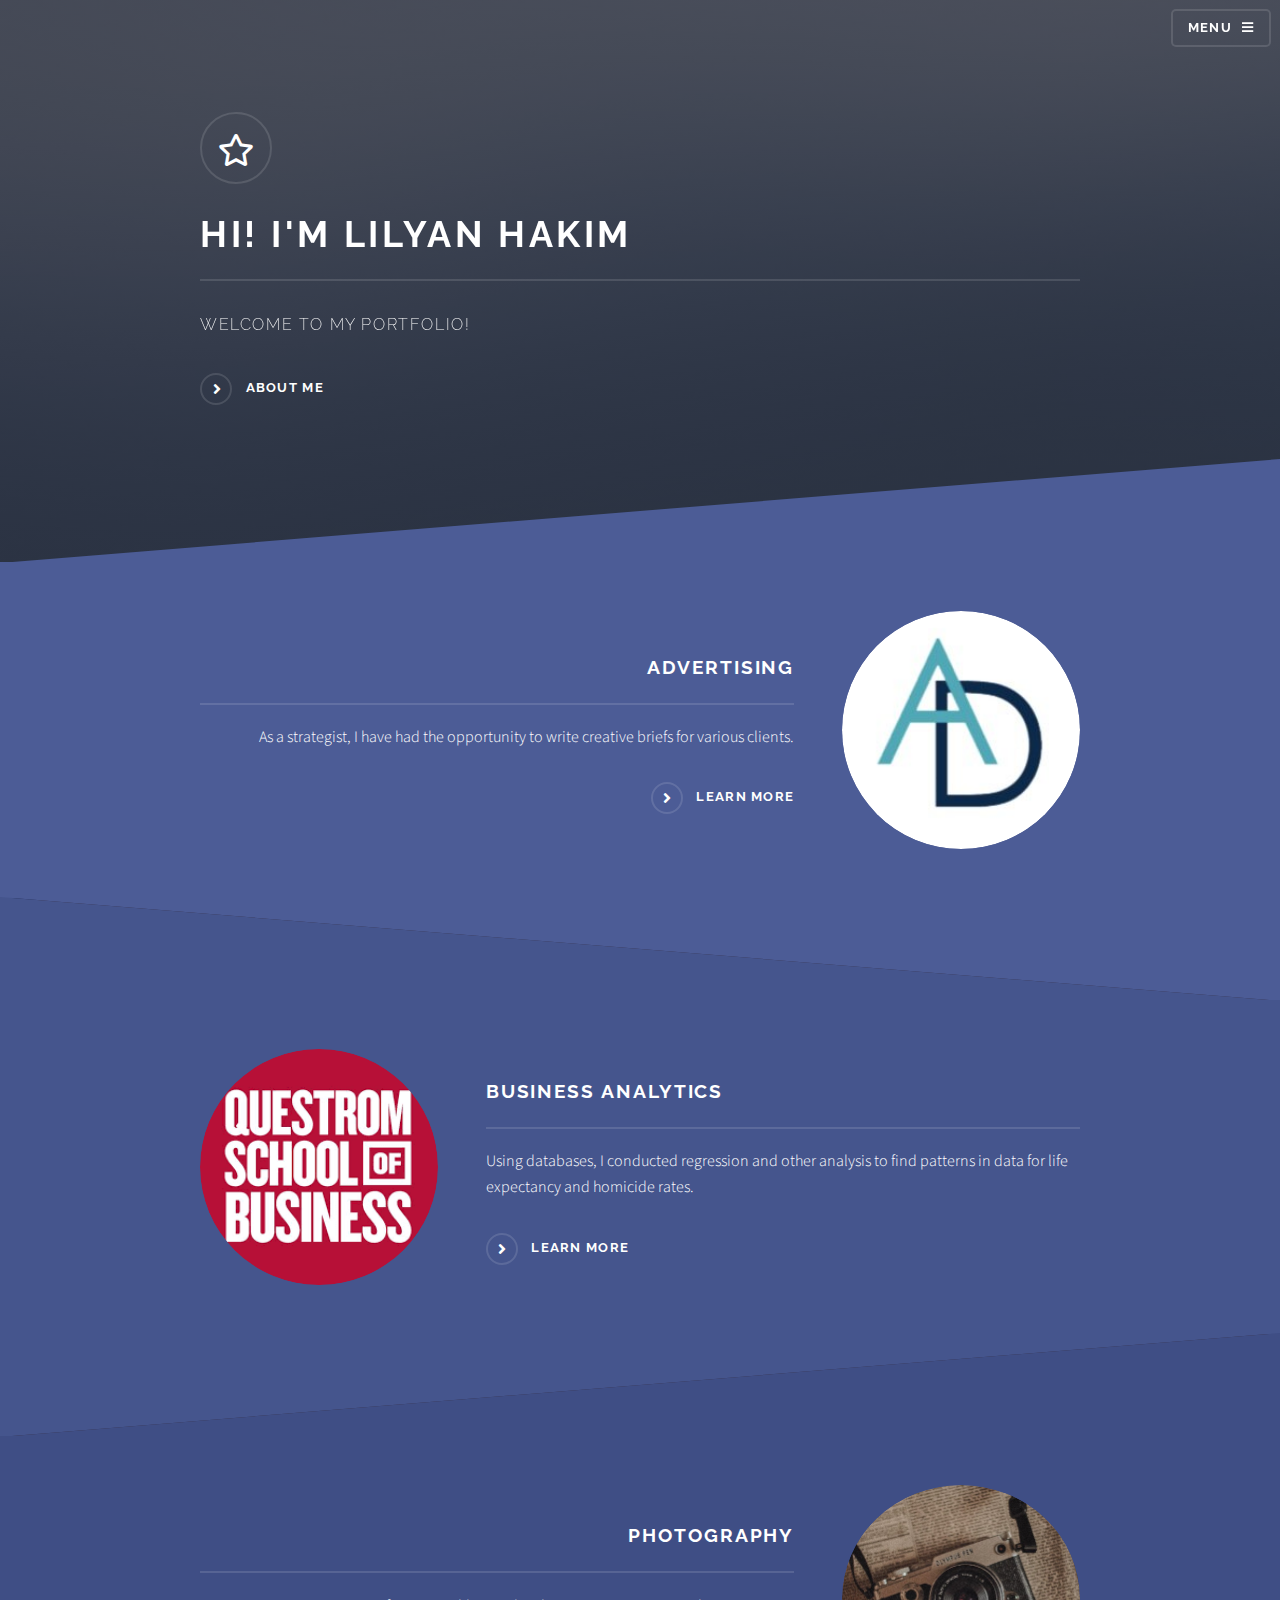
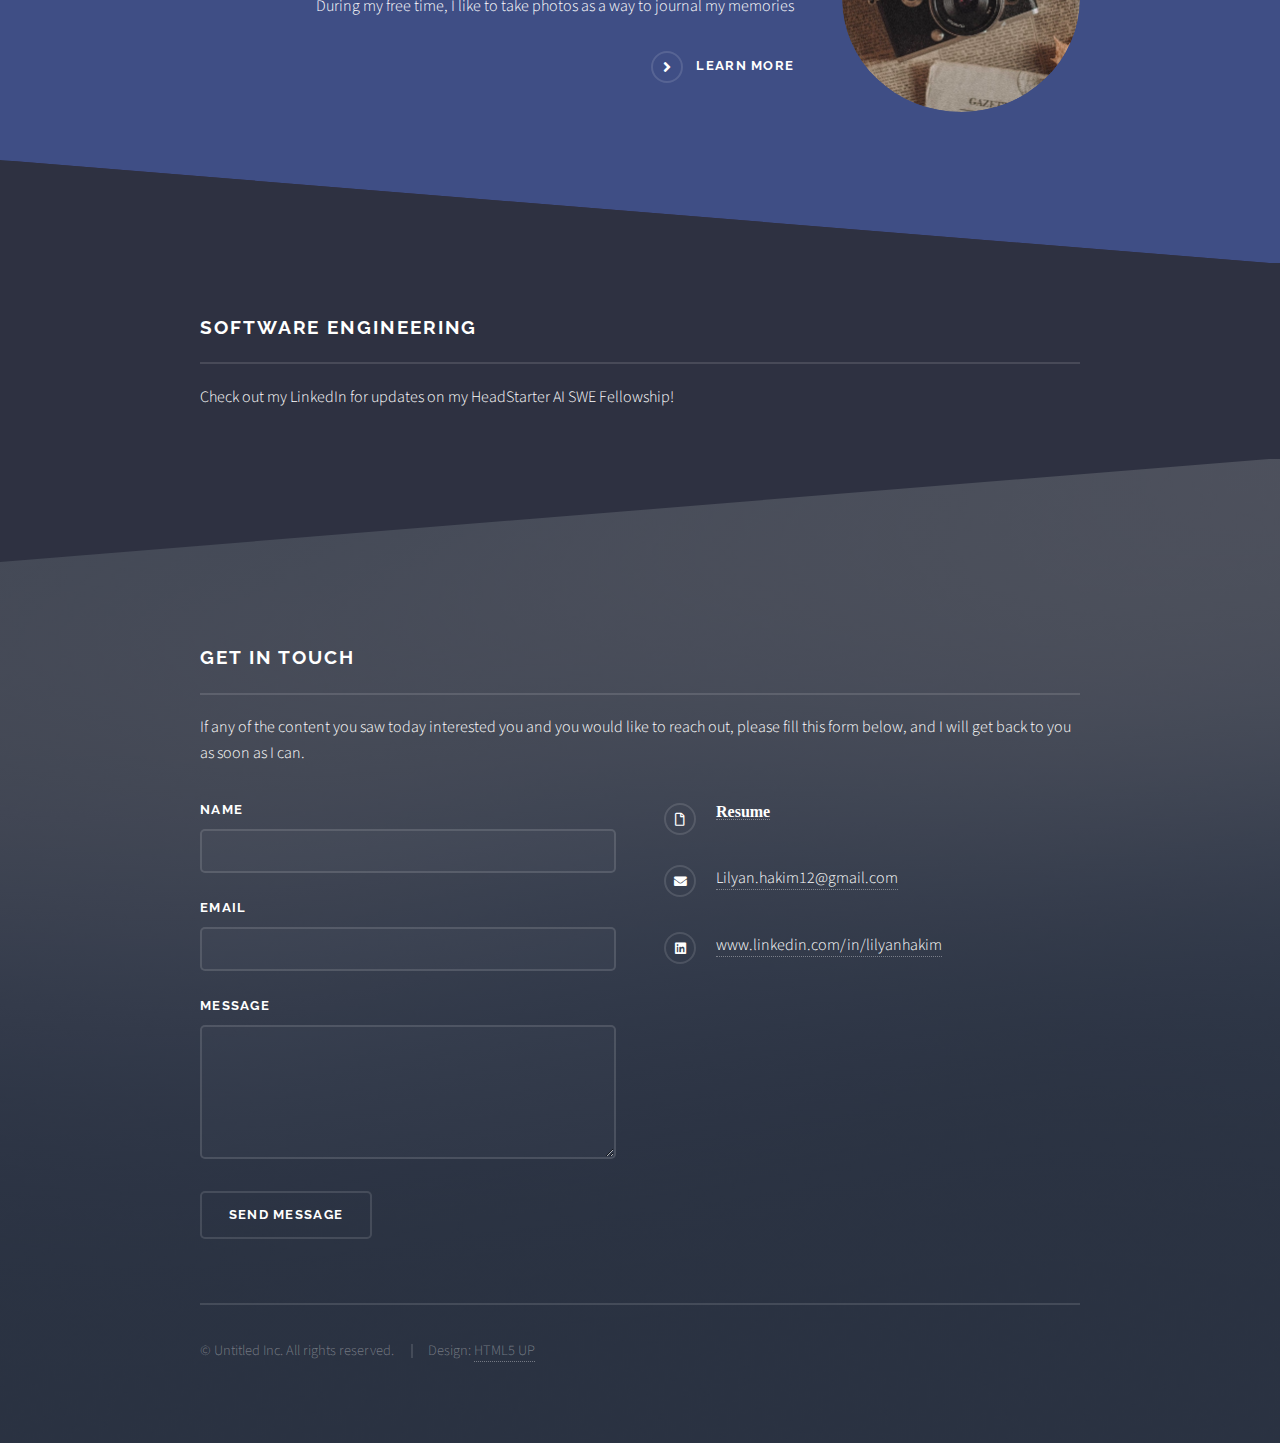
<file: index.html>
<!DOCTYPE HTML>
<!--
	Solid State by HTML5 UP
	html5up.net | @ajlkn
	Free for personal and commercial use under the CCA 3.0 license (html5up.net/license)
-->
<html>
	<head>
		<!-- Google tag (gtag.js) -->
<script async src="https://www.googletagmanager.com/gtag/js?id=G-48KLG7874G"></script>
<script>
  window.dataLayer = window.dataLayer || [];
  function gtag(){dataLayer.push(arguments);}
  gtag('js', new Date());

  gtag('config', 'G-48KLG7874G');
</script>
		<title>Welcome | Lilyan Hakim's Portfolio</title>
		<meta charset="utf-8" />
		<meta name="viewport" content="width=device-width, initial-scale=1, user-scalable=no" />
		<meta name="description" content="This lists sections containing my experience in Advertising, Business Analytics, Photography, and more about me." />
		<link rel="stylesheet" href="assets/css/main.css" />
		<noscript><link rel="stylesheet" href="assets/css/noscript.css" /></noscript>
	</head>
	<body class="is-preload">

		<!-- Page Wrapper -->
			<div id="page-wrapper">

				<!-- Header -->
					<header id="header" class="alt">
						<h1><a href="index.html">Lilyan Hakim</a></h1>
						<nav>
							<a href="#menu">Menu</a>
						</nav>
					</header>

				<!-- Menu -->
					<nav id="menu">
						<div class="inner">
							<h2>Menu</h2>
							<ul class="links">
								<li><a href="index.html">Home</a></li>
								<li><a href="aboutme.html">About Me</a></li>
								<li><a href="ad.html">Advertising</a></li>
								<li><a href="ba.html">Business Analytics</a></li>
								<li><a href="photo.html">Photography</a></li>
								<li><a href="swe.html">Software Engineering</a></li>
								<li><a href="resume.pdf" style="font-weight: bold;">Resume</a></li>
							</ul>
							<a href="#" class="close">Close</a>
						</div>
					</nav>

				<!-- Banner -->
				<section id="banner">
					<div class="inner">
						<div class="logo">
							<span class="icon fa-dark fa-star"></span>
						</div>
						<h2>Hi! I'm Lilyan Hakim</h2>
						<p> Welcome to my portfolio!</p>
						<a href="aboutme.html" class="special">About Me</a>
					</div>
				</section>
				

				<!-- Wrapper -->
					<section id="wrapper">

						<!-- One -->
							<section id="one" class="wrapper spotlight style1">
								<div class="inner">
									<a href="#" class="image"><img src="images/adclub.jpg" alt="" /></a>
									<div class="content">
										<h2 class="major">Advertising</h2>
										<p>As a strategist, I have had the opportunity to write creative briefs for various clients.</p>
										<a href="ad.html" class="special">Learn more</a>
									</div>
								</div>
							</section>

						<!-- Two -->
							<section id="two" class="wrapper alt spotlight style2">
								<div class="inner">
									<a href="#" class="image"><img src="images/questrom.png" alt="" /></a>
									<div class="content">
										<h2 class="major">Business Analytics</h2>
										<p>Using databases, I conducted regression and other analysis to find patterns in data for life expectancy and homicide rates.</p>
										<a href="ba.html" class="special" target="_blank">Learn more</a>
									</div>
								</div>
							</section>

						<!-- Three -->
							<section id="three" class="wrapper spotlight style3">
								<div class="inner">
									<a href="#" class="image"><img src="images/photography.jpg" alt="" /></a>
									<div class="content">
										<h2 class="major">Photography</h2>
										<p>During my free time, I like to take photos as a way to journal my memories</p>
										<a href="photo.html" class="special">Learn more</a>
									</div>
								</div>
							</section>

						<!-- Four -->
							<section id="four" class="wrapper alt style1">
								<div class="inner">
									<h2 class="major">Software Engineering</h2>
									<p>Check out my LinkedIn for updates on my HeadStarter AI SWE Fellowship!</p>
									<!--<section class="features">
										<article>
											<a href="#" class="image"><img src="images/pic04.jpg" alt="" /></a>
											<h3 class="major">Sed feugiat lorem</h3>
											<p>Lorem ipsum dolor sit amet, consectetur adipiscing vehicula id nulla dignissim dapibus ultrices.</p>
											<a href="#" class="special">Learn more</a>
										</article>
										<article>
											<a href="#" class="image"><img src="images/pic05.jpg" alt="" /></a>
											<h3 class="major">blehblehbleh</h3>
											<p>Lorem ipsum dolor sit amet, consectetur adipiscing vehicula id nulla dignissim dapibus ultrices.</p>
											<a href="#" class="special">Learn more</a>
										</article>
										<article>
											<a href="#" class="image"><img src="images/pic06.jpg" alt="" /></a>
											<h3 class="major">Ante fermentum</h3>
											<p>Lorem ipsum dolor sit amet, consectetur adipiscing vehicula id nulla dignissim dapibus ultrices.</p>
											<a href="#" class="special">Learn more</a>
										</article>
										<article>
											<a href="#" class="image"><img src="images/pic07.jpg" alt="" /></a>
											<h3 class="major">Fusce consequat</h3>
											<p>Lorem ipsum dolor sit amet, consectetur adipiscing vehicula id nulla dignissim dapibus ultrices.</p>
											<a href="#" class="special">Learn more</a>
										</article>
									</section>
									<ul class="actions">
										<li><a href="#" class="button">Browse All</a></li>
									</ul>
								</div> -->
							</section>

					</section>

				<!-- Footer -->
				<section id="footer">
					<div class="inner">
						<h2 class="major">Get in touch</h2>
						<p>If any of the content you saw today interested you and you would like to reach out, please fill this form below, and I will get back to you as soon as I can.</p>
						<form id="contactForm" method="POST" action="https://formspree.io/f/xzzpeawo">
							<div class="fields">
								<div class="field">
									<label for="name">Name</label>
									<input type="text" name="name" id="name" required />
								</div>
								<div class="field">
									<label for="email">Email</label>
									<input type="email" name="email" id="email" required />
								</div>
								<div class="field">
									<label for="message">Message</label>
									<textarea name="message" id="message" rows="4" required></textarea>
								</div>
							</div>
							<ul class="actions">
								<li><input type="submit" value="Send Message" /></li>
							</ul>
						</form>
						<div id="thankYouMessage" style="display:none;">
							<h2>Thank you for your message!</h2>
							<p>I will get back to you shortly.</p>
						</div>
						
						<ul class="contact">
							<li class="fas fa-file icon"><a href="resume.pdf">Resume</a></li>
							<li class="icon solid fa-envelope"><a href="#">Lilyan.hakim12@gmail.com</a></li>
							<li class="icon brands fa-linkedin"><a href="#">www.linkedin.com/in/lilyanhakim</a></li>
						</ul>
						<ul class="copyright">
							<li>&copy; Untitled Inc. All rights reserved.</li>
							<li>Design: <a href="http://html5up.net">HTML5 UP</a></li>
						</ul>
					</div>
				</section>
				

			</div>

		<!-- Scripts -->
			<script src="assets/js/jquery.min.js"></script>
			<script src="assets/js/jquery.scrollex.min.js"></script>
			<script src="assets/js/browser.min.js"></script>
			<script src="assets/js/breakpoints.min.js"></script>
			<script src="assets/js/util.js"></script>
			<script src="assets/js/main.js"></script>
			

				

	</body>
</html>
</file>
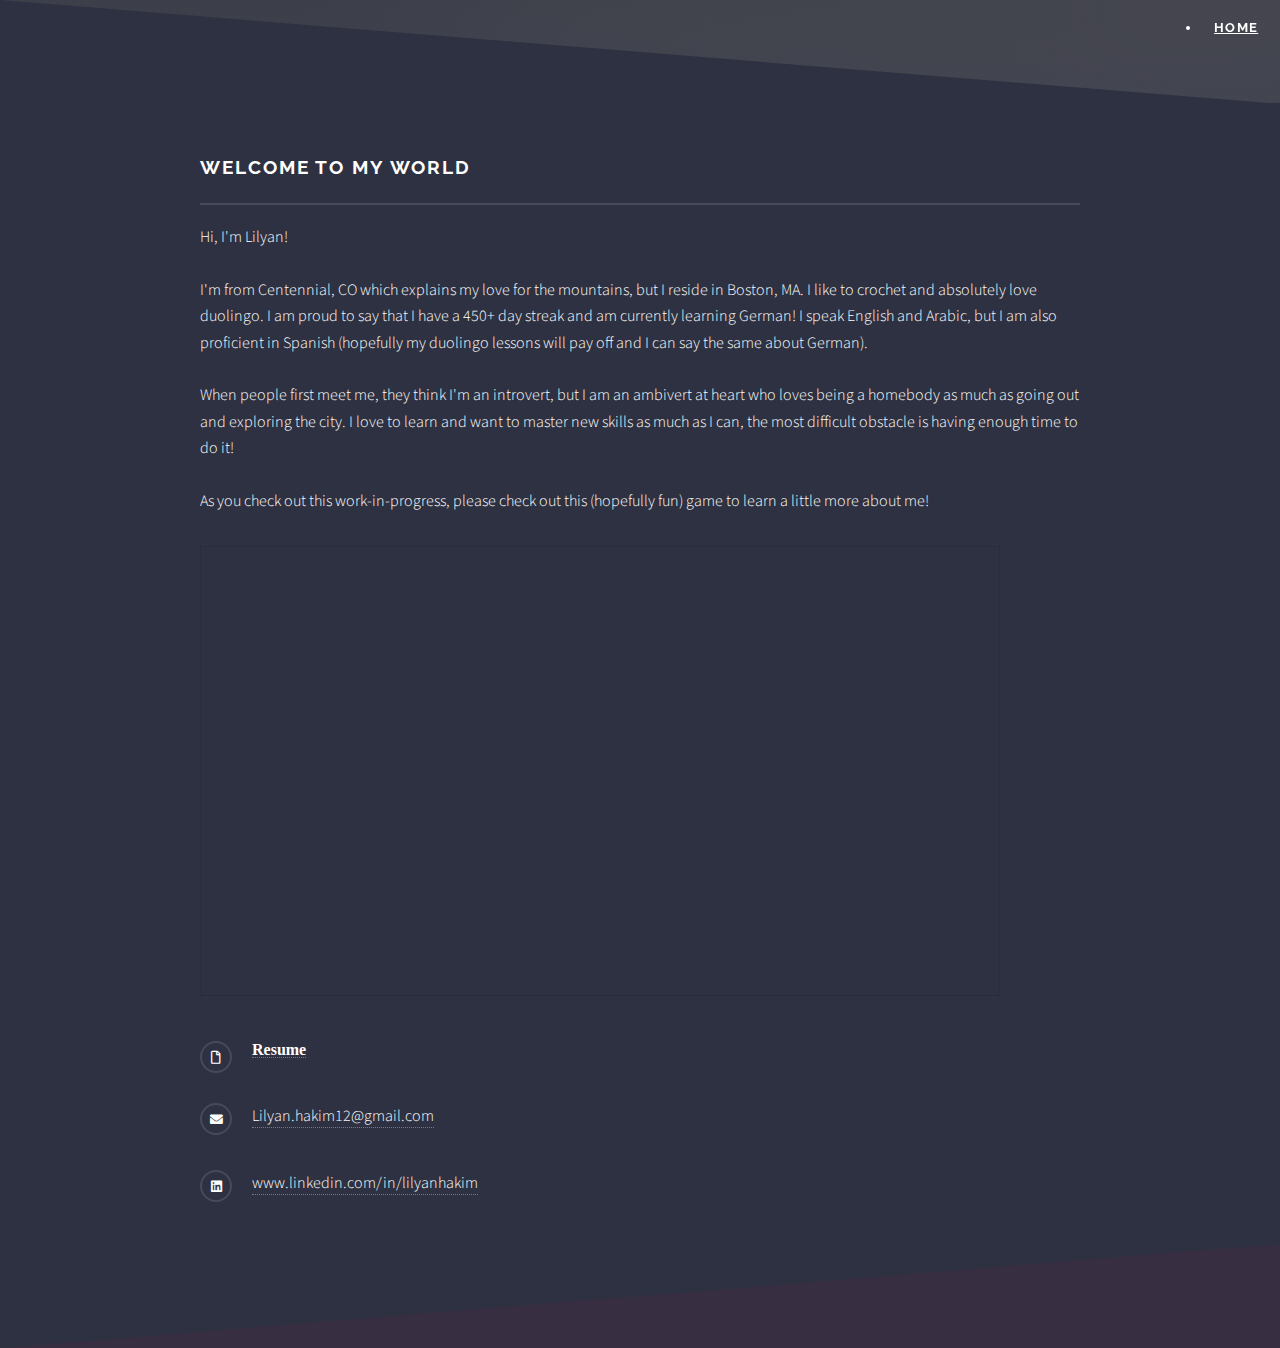
<file: aboutme.html>
<!DOCTYPE html>
<html lang="en">
<head>
    <!-- Google tag (gtag.js) -->
<script async src="https://www.googletagmanager.com/gtag/js?id=G-48KLG7874G"></script>
<script>
  window.dataLayer = window.dataLayer || [];
  function gtag(){dataLayer.push(arguments);}
  gtag('js', new Date());

  gtag('config', 'G-48KLG7874G');
</script>

    <meta charset="UTF-8">
    <meta name="viewport" content="width=device-width, initial-scale=1.0">
    <title>About Me</title>
    <link rel="stylesheet" href="assets/css/main.css">
    <noscript><link rel="stylesheet" href="assets/css/noscript.css"></noscript>

    
</head>
<body class="is-preload">

    <!-- Page Wrapper -->
    <div id="page-wrapper">

        <!-- Header -->
        <header id="header" class="alt">
            <h1><a href="aboutme.html">Lilyan Hakim</a></h1>
            <nav>
                <li><a href="index.html"><u>Home</u></a></li>  
                </nav>
        </header>

         <!-- Wrapper -->
					<section id="wrapper">

                        <section id="four" class="wrapper alt style1">
                            <div class="inner">
                                <h2 class="major">Welcome to my world</h2>
                                <p class = "spaced-text">Hi, I'm Lilyan!
                                    <br>
                                    <br>I'm from Centennial, CO which explains my love for the mountains, but I reside in Boston, MA. I like to crochet and absolutely love duolingo. I am proud
                                    to say that I have a 450+ day streak and am currently learning German! I speak English and Arabic, but I am also proficient in Spanish (hopefully my duolingo lessons will
                                    pay off and I can say the same about German). 
                                    <br>
                                    <br> When people first meet me, they think I'm an introvert, but I am an ambivert at heart who loves being a homebody
                                    as much as going out and exploring the city. I love to learn and want to master new skills as much as I can, the most difficult obstacle is having enough time to do it! 
                                    <br>
                                    <br> As you check out this work-in-progress,
                                    please check out this (hopefully fun) game to learn a little more about me!  
                                </p>
                                
                                <iframe style="border: 1px solid rgba(0, 0, 0, 0.1);" width="800" height="450" src="https://www.figma.com/embed?embed_host=figma&hide-ui=1&url=https%3A%2F%2Fwww.figma.com%2Fproto%2Fe8MUBSxzIJ5ht2cnnyon8y%2FUntitled%3Fpage-id%3D0%253A1%26node-id%3D5-2%26viewport%3D319%252C222%252C0.44%26t%3DDVg23Rfo7x1tm8EA-1%26scaling%3Dscale-down-width%26content-scaling%3Dfixed%26starting-point-node-id%3D5%253A2%26share%3D1" allowfullscreen></iframe>
                              <!--  <iframe style="border: 1px solid rgba(0, 0, 0, 0.1);" width="800" height="450" src="https://www.figma.com/embed?embed_host=share&url=https%3A%2F%2Fwww.figma.com%2Fproto%2Fe8MUBSxzIJ5ht2cnnyon8y%2FAbout-Me-Game%3Fpage-id%3D0%253A1%26node-id%3D5-2%26viewport%3D319%252C222%252C0.44%26t%3DDVg23Rfo7x1tm8EA-1%26scaling%3Dcontain%26content-scaling%3Dfixed%26starting-point-node-id%3D5%253A2%26share%3D1" allowfullscreen></iframe> -->
                            
                              <p>
                                <ul class="contact">
                                    <li class="fas fa-file icon"><a href="resume.pdf">Resume</a></li>
                                    <li class="icon solid fa-envelope"><a href="#">Lilyan.hakim12@gmail.com</a></li>
                                    <li class="icon brands fa-linkedin"><a href="#">www.linkedin.com/in/lilyanhakim</a></li>
                                </ul>
                              </p>
</file>
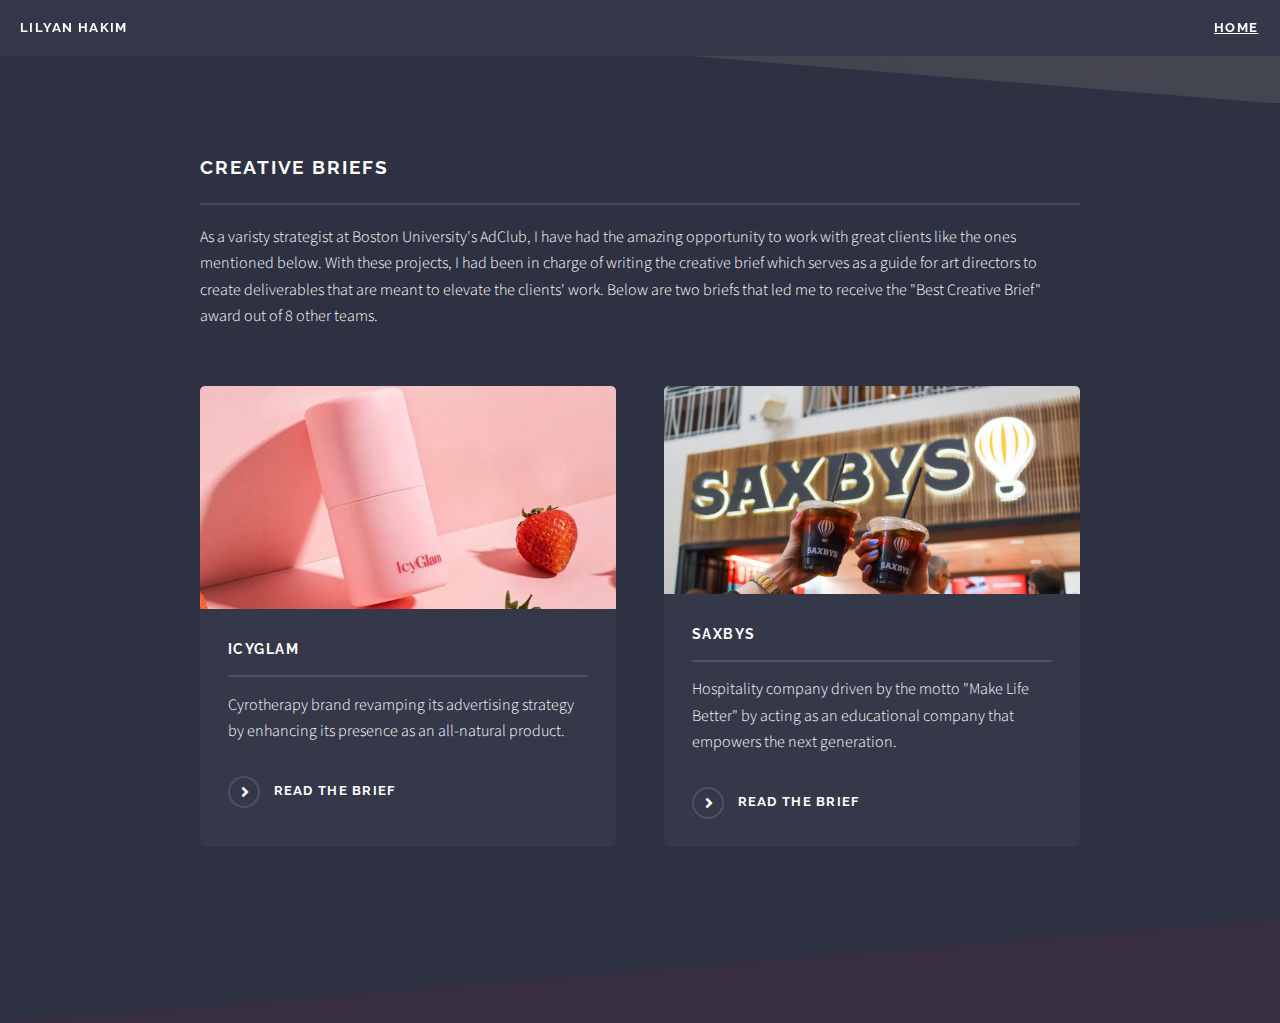
<file: ad.html>
<!DOCTYPE html>
<html lang="en">
<head>
    <!-- Google tag (gtag.js) -->
<script async src="https://www.googletagmanager.com/gtag/js?id=G-48KLG7874G"></script>
<script>
  window.dataLayer = window.dataLayer || [];
  function gtag(){dataLayer.push(arguments);}
  gtag('js', new Date());

  gtag('config', 'G-48KLG7874G');
</script>

    <meta charset="UTF-8">
    <meta name="viewport" content="width=device-width, initial-scale=1.0">
    <title>Advertising</title>
    <link rel="stylesheet" href="assets/css/main.css">
    <noscript><link rel="stylesheet" href="assets/css/noscript.css"></noscript>
</head>
<body class="is-preload">

    <!-- Page Wrapper -->
    <div id="page-wrapper">

        <!-- Header -->
        <header id="header" class="underline underline-offset-8">
            <h1><a href="ad.html">Lilyan Hakim</a></h1>
            <nav>
                <a href="index.html"><u>Home</u></a>
            </nav>
            
        </header>

        <!-- Menu -->
        <nav id="menu">
            <div class="inner">
                <h2>Menu</h2>
                <ul class="links">
                    <li><a href="index.html">Home</a></li>
                    <li><a href="ad.html">Advertising</a></li>
                    <li><a href="ba.html">Business Analytics</a></li>
                    <li><a href="#">Photography</a></li>
                    <li><a href="#">Software Engineering</a></li>
                </ul>
                <a href="#" class="close">Close</a>
            </div>
        </nav>

                <!-- Wrapper -->
					<section id="wrapper">

                    <section id="four" class="wrapper alt style1">
                        <div class="inner">
                            <h2 class="major">Creative Briefs</h2>
                            <p>As a varisty strategist at Boston University's AdClub, I have had the amazing opportunity to work with great clients like the ones mentioned below. With these projects, 
                                I had been in charge of writing the creative brief which serves as a guide for art directors to create deliverables that are meant to elevate
                                the clients' work. Below are two briefs that led me to receive the "Best Creative Brief" award out of 8 other teams.
                            </p>
                            <section class="features">
                                <article>
                                    <a href="#" class="image"><img src="images/icyglamimg.jpg" alt="" /></a>
                                    <h3 class="major">IcyGlam</h3>
                                    <p>Cyrotherapy brand revamping its advertising strategy by enhancing its presence as an all-natural product. </p>
                                    <a href="https://drive.google.com/file/d/1NyAv50Uagq889mrZt1ARXFwzlPn7i8am/view?usp=share_link" class="special" target="_blank" rel="noopener noreferrer">Read the brief</a>
                                   <!-- <a href="#" class="special" target="_blank" rel="noopener noreferrer">Deliverables</a>-->
                                </article>
                                <article>
                                    <a href="#" class="image"><img src="images/saxbysimg.JPG.webp" alt="" /></a>
                                    <h3 class="major">Saxbys</h3>
                                    <p>Hospitality company driven by the motto "Make Life Better" by acting as an educational company that empowers the next generation.</p>
                                    <a href="https://drive.google.com/file/d/1pGbqniblEbqVOrlPf1q4oqgXfN2OhH4g/view?usp=sharing" class="special">Read the brief</a>
                                   <!-- <a href="#" class="special" target="_blank" rel="noopener noreferrer">Deliverables</a>-->
                                </article>
                                
                            </section>
                         
                        </div>
                    </section>
                 </section>
    </div>
            <script src="https://code.jquery.com/jquery-3.6.0.min.js"></script>
            <script src="assets/js/main.js"></script>
    </body>
    </html>
</file>
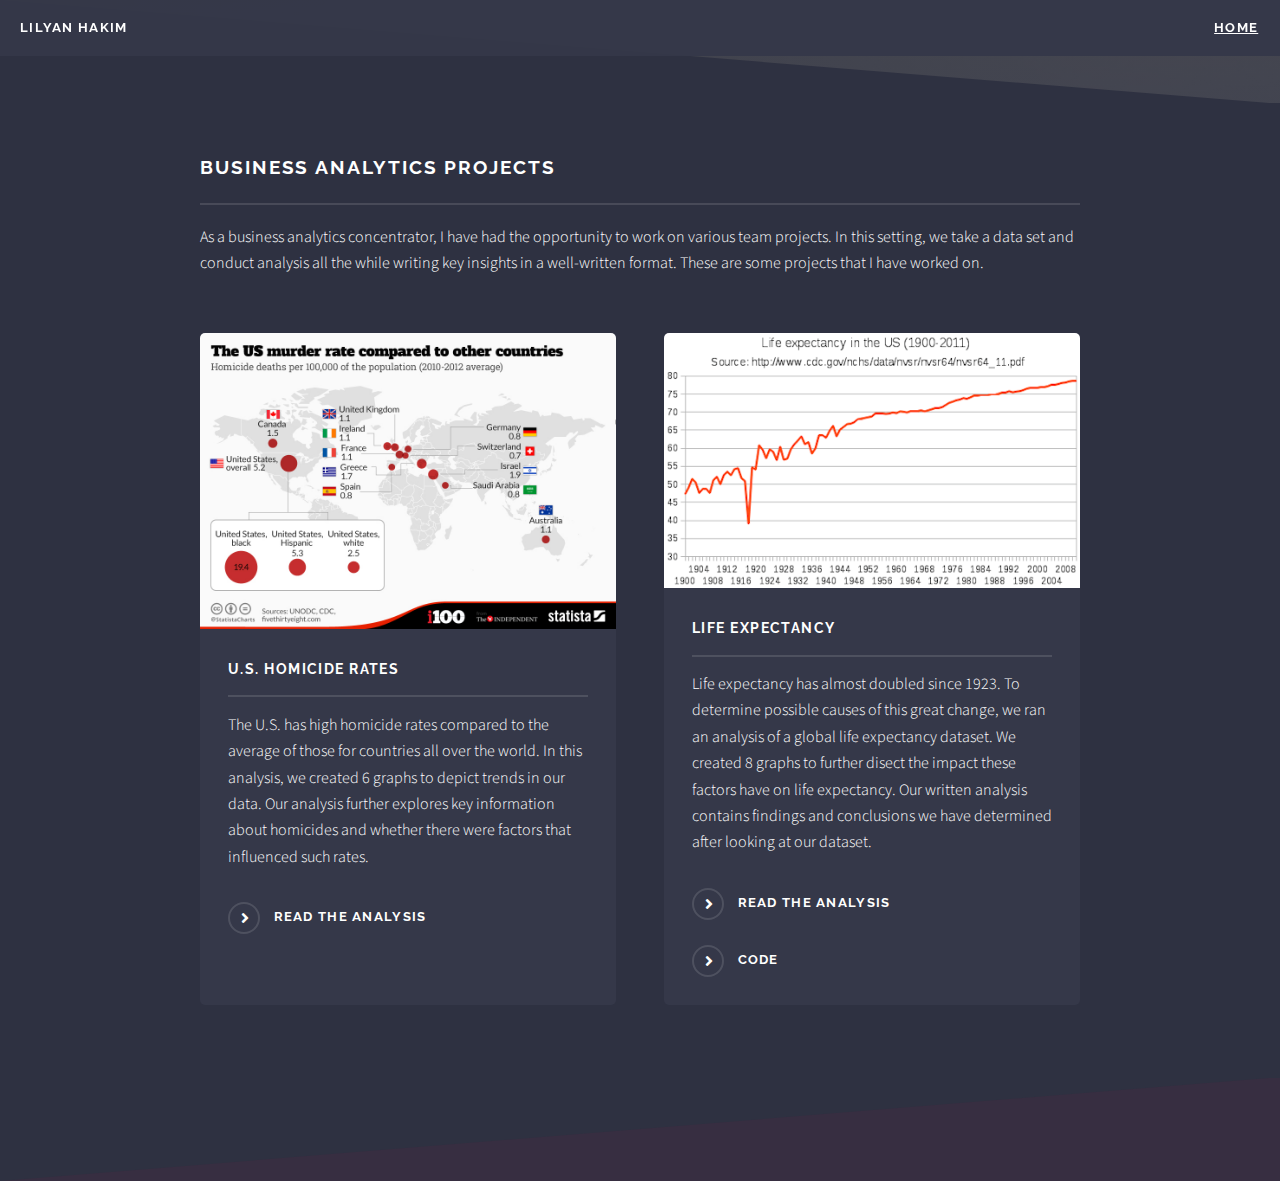
<file: ba.html>
<!DOCTYPE html>
<html lang="en">
<head>
    <!-- Google tag (gtag.js) -->
<script async src="https://www.googletagmanager.com/gtag/js?id=G-48KLG7874G"></script>
<script>
  window.dataLayer = window.dataLayer || [];
  function gtag(){dataLayer.push(arguments);}
  gtag('js', new Date());

  gtag('config', 'G-48KLG7874G');
</script>

    <meta charset="UTF-8">
    <meta name="viewport" content="width=device-width, initial-scale=1.0">
    <title>Advertising</title>
    <link rel="stylesheet" href="assets/css/main.css">
    <noscript><link rel="stylesheet" href="assets/css/noscript.css"></noscript>
</head>
<body class="is-preload">

    <!-- Page Wrapper -->
    <div id="page-wrapper">
            <!-- Header -->
					<header id="header" class="underline underline-offset-8">
						<h1><a href="ba.html">Lilyan Hakim</a></h1>
						<nav>
							<a href="index.html"><u>Home</u></a>
						</nav>
                        
					</header>

				<!-- Menu -->
					<nav id="menu" style = "visibility:visible">
						<div class="inner">
							<h2>Menu</h2>
							<ul class="links">
								<li><a href="index.html">Home</a></li>
								<li><a href="ad.html">Advertising</a></li>
								<li><a href="ba.html">Business Analytics</a></li>
								<li><a href="photo.html">Photography</a></li>
								<li><a href="swe.html">Software Engineering</a></li>
								<li><a href="resume.pdf" style="font-weight: bold;">Resume</a></li>
							</ul>
							<a href="#" class="close">Close</a>
						</div>
					</nav>

                <!-- Wrapper -->
					<section id="wrapper">

                    <section id="four" class="wrapper alt style1">
                        <div class="inner">
                            <h2 class="major">Business Analytics Projects</h2>
                            <p>As a business analytics concentrator, I have had the opportunity to work on various team projects. In this setting, we take a data set and conduct analysis all the while writing
                                key insights in a well-written format. These are some projects that I have worked on. 
                            </p>
                            <section class="features">
                                <article>
                                    <a href="#" class="image"><img src="images/homiciderate.jpeg" alt="" /></a>
                                    <h3 class="major">U.S. Homicide Rates</h3>
                                    <p>The U.S. has high homicide rates compared to the average of those for countries all over the world. In this analysis, we created 6 graphs to depict
                                        trends in our data. Our analysis further explores key information about homicides and whether there were factors that influenced such rates. </p>
                                    <a href="https://drive.google.com/file/d/1VcTI3Wgmh352gseWexfH63IlZsI_Ia7e/view?usp=sharing" class="special" target="_blank" rel="noopener noreferrer">Read the analysis</a>
                                
                                </article>
                                <article>
                                    <a href="#" class="image"><img src="images/life.png" alt="" /></a>
                                    <h3 class="major">Life Expectancy</h3>
                                    <p>Life expectancy has almost doubled since 1923. To determine possible causes of this great change,
                                        we ran an analysis of a global life expectancy dataset. We created 8 graphs to further disect the impact these factors have on life expectancy. 
                                        Our written analysis contains findings and conclusions we have determined after looking at our dataset.
                                    </p>
                                    <a href="https://drive.google.com/file/d/1kpR-1GjU4Q_ul7fQVHSXpVS6jy1xfSnK/view?usp=sharing" class="special">Read the analysis</a>
                                    <a href="Project 2 - Life Expectancy Analysis.html" class="special" target="_blank" rel="noopener noreferrer">Code</a>
                                </article>
                                
                            </section>

                        </div>
                    </section>
                    </section>
        </div>
        </body>
</html>
</file>
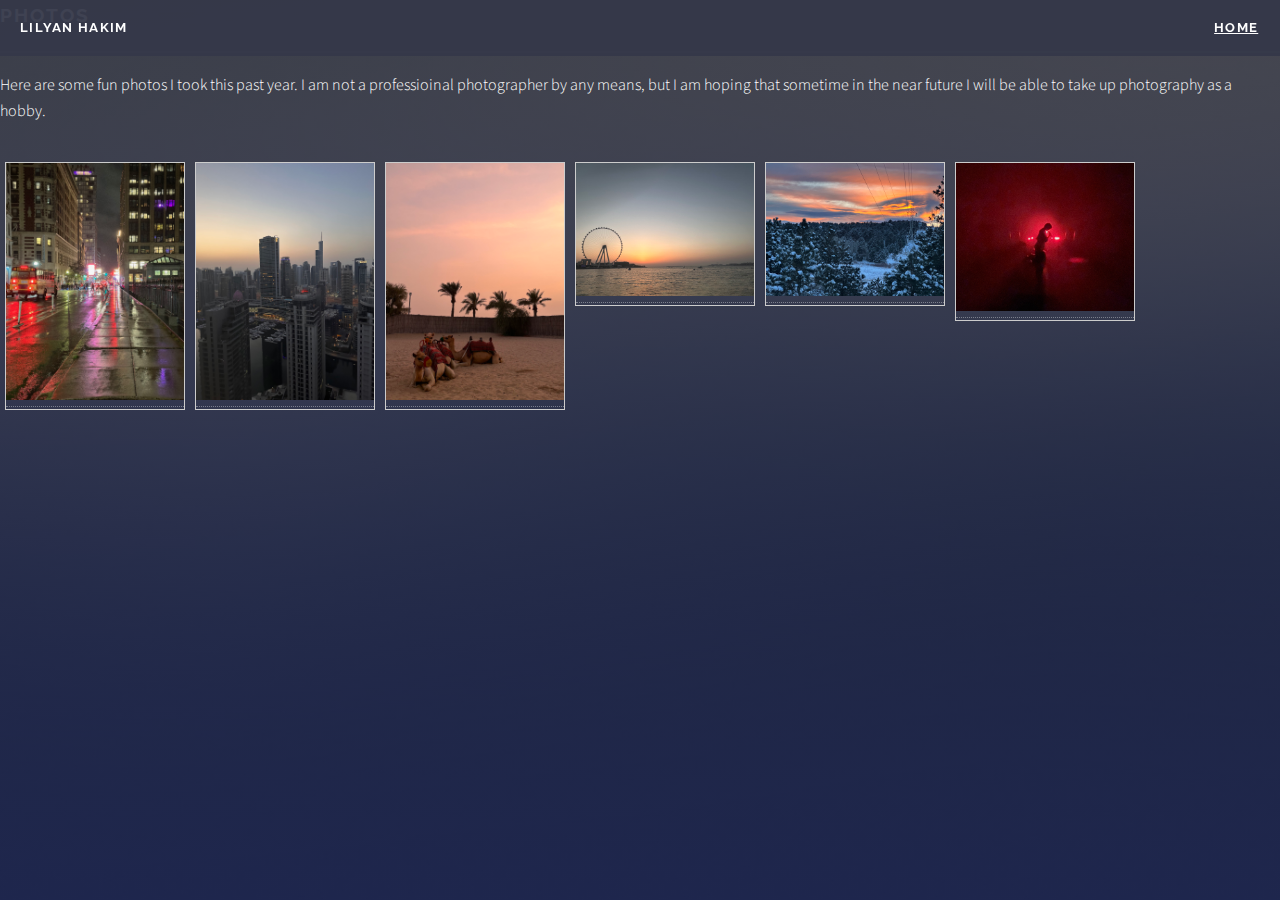
<file: photo.html>
<!DOCTYPE html>
<html lang="en">
<head>
    <meta charset="UTF-8">
    <meta name="viewport" content="width=device-width, initial-scale=1.0">
    <title>Advertising</title>
    <link rel="stylesheet" href="assets/css/main.css">
    <noscript><link rel="stylesheet" href="assets/css/noscript.css"></noscript>
</head>

        <style>
            div.gallery {
  margin: 5px;
  border: 1px solid #ccc;
  float: left;
  width: 180px;
}

div.gallery:hover {
  border: 1px solid #777;
}

div.gallery img {
  width: 100%;
  height: auto;
}

div.desc {
  padding: 15px;
  text-align: center;
}
</style>
</head>
<body class="is-preload">

    <!-- Page Wrapper -->
    <div id="page-wrapper">

        <!-- Header -->
        <header id="header" class="underline underline-offset-8">
          <h1><a href="photo.html">Lilyan Hakim</a></h1>
          <nav>
            <a href="index.html"><u>Home</u></a>
          </nav>
                      
        </header>

        <!-- Menu -->
        <nav id="menu">
            <div class="inner">
                <h2>Menu</h2>
                <ul class="links">
                    <li><a href="index.html">Home</a></li>
                    <li><a href="ad.html">Advertising</a></li>
                    <li><a href="ba.html">Business Analytics</a></li>
                    <li><a href="photo.html">Photography</a></li>
                    <li><a href="#">Software Engineering</a></li>
                </ul>
                <a href="#" class="close">Close</a>
            </div>
        </nav>

    <section id="wrapper">
    
            <section id="four" class="alt">
                <div class="inner">
                    <h2 class="major">Photos</h2>
                    <p> Here are some fun photos I took this past year. I am not a professioinal photographer by any means, but I am hoping that sometime in the near future
                      I will be able to take up photography as a hobby. 
                    </p>
                
                   
                   
                    <div class="gallery">
                        <a target="_blank" href="images/IMG_3883.jpg">
                          <img src="images/IMG_3883.jpg" alt="Mountains" width="600" height="400">
                        </a>
                       <!-- <div class="desc">Boston, MA</div> -->
                      </div>
                      
                      <div class="gallery">
                        <a target="_blank" href="images/IMG_1934.jpg">
                          <img src="images/IMG_1934.jpg" alt="Forest" width="600" height="400">
                        </a>
                        <!--<div class="desc">Dubai, U.A.E.</div>-->
                      </div>
                      
                      <div class="gallery">
                        <a target="_blank" href="images/IMG_2608.jpg">
                          <img src="images/IMG_2608.jpg" alt="Northern Lights" width="600" height="400">
                        </a>
                        <!--<div class="desc">Dubai, U.A.E.</div>-->
                      </div>
                      
                      
                      <div class="gallery">
                        <a target="_blank" href="images/IMG_1717.jpg">
                          <img src="images/IMG_1717.jpg" alt="Cinque Terre" width="600" height="400">
                        </a>
                        <!--<div class="desc">Dubai, U.A.E.</div>-->
                      </div>
                      
                      <div class="gallery">
                          <a target="_blank" href="images/IMG_4404.jpg">
                            <img src="images/IMG_4404.jpg" alt="Mountains" width="600" height="400">
                          </a>
                          <!--<div class="desc">Colorado</div>-->
                        </div>
                      
                        <div class="gallery">
                          <a target="_blank" href="images/IMG_4876.jpg">
                            <img src="images/IMG_4876.jpg" alt="Mountains" width="600" height="400">
                          </a>
                         <!-- <div class="desc">Boston, MA</div>-->
                        </div>
                      </section>
                      </body>
                      </html>
                    </div>
</file>
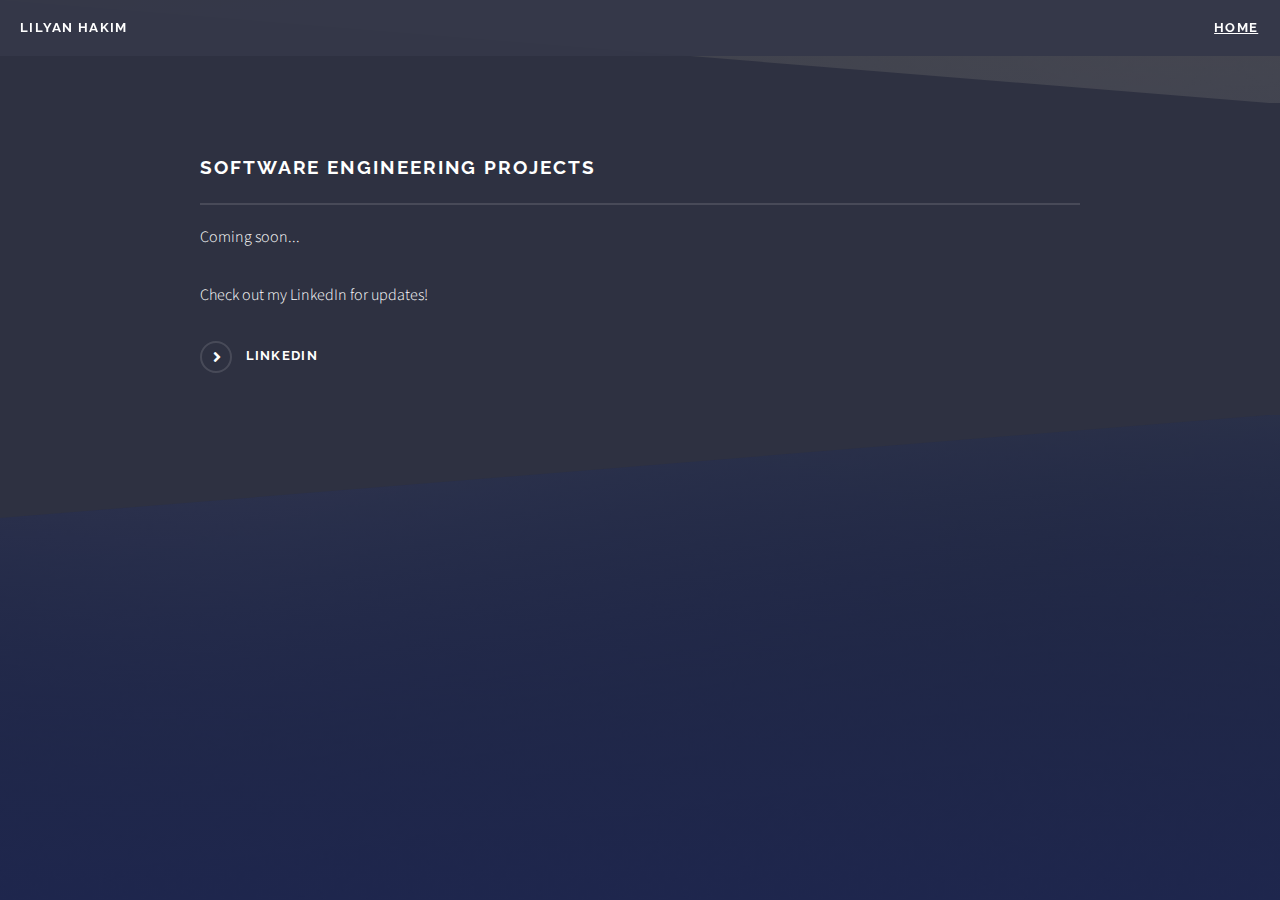
<file: swe.html>
<!DOCTYPE html>
<html lang="en">
<head>
    <meta charset="UTF-8">
    <meta name="viewport" content="width=device-width, initial-scale=1.0">
    <title>Software Engineering Projects</title>
    <link rel="stylesheet" href="assets/css/main.css">
    <noscript><link rel="stylesheet" href="assets/css/noscript.css"></noscript>
</head>
<body class="is-preload">

    <!-- Page Wrapper -->
    <div id="page-wrapper">

        <!-- Header -->
        <header id="header" class="underline underline-offset-8">
            <h1><a href="swe.html">Lilyan Hakim</a></h1>
            <nav>
                <a href="index.html"><u>Home</u></a>
            </nav>
            
        </header>

         <!-- Wrapper -->
					<section id="wrapper">

                        <section id="four" class="wrapper alt style1">
                            <div class="inner">
                                <h2 class="major">Software Engineering Projects</h2>
                                <p>Coming soon...</p>
                                <p>Check out my LinkedIn for updates!</p>
                                <a href="https://www.linkedin.com/in/lilyanhakim" class="special" target="_blank" rel="noopener noreferrer">LinkedIn</a>
</file>
<file: assets/css/noscript.css>
/*
	Solid State by HTML5 UP
	html5up.net | @ajlkn
	Free for personal and commercial use under the CCA 3.0 license (html5up.net/license)
*/

/* Banner */

	body.is-preload #banner .logo {
		-moz-transform: none;
		-webkit-transform: none;
		-ms-transform: none;
		transform: none;
		opacity: 1;
	}

	body.is-preload #banner h2 {
		opacity: 1;
		-moz-transform: none;
		-webkit-transform: none;
		-ms-transform: none;
		transform: none;
		-moz-filter: none;
		-webkit-filter: none;
		-ms-filter: none;
		filter: none;
	}

	body.is-preload #banner p {
		opacity: 01;
		-moz-transform: none;
		-webkit-transform: none;
		-ms-transform: none;
		transform: none;
		-moz-filter: none;
		-webkit-filter: none;
		-ms-filter: none;
		filter: none;
	}
</file>
<file: assets/css/main.css>
@import url(fontawesome-all.min.css);
@import url("https://fonts.googleapis.com/css?family=Raleway:200,700|Source+Sans+Pro:300,600,300italic,600italic");

/*
	Solid State by HTML5 UP
	html5up.net | @ajlkn
	Free for personal and commercial use under the CCA 3.0 license (html5up.net/license)
*/

html, body, div, span, applet, object,
iframe, h1, h2, h3, h4, h5, h6, p, blockquote,
pre, a, abbr, acronym, address, big, cite,
code, del, dfn, em, img, ins, kbd, q, s, samp,
small, strike, strong, sub, sup, tt, var, b,
u, i, center, dl, dt, dd, ol, ul, li, fieldset,
form, label, legend, table, caption, tbody,
tfoot, thead, tr, th, td, article, aside,
canvas, details, embed, figure, figcaption,
footer, header, hgroup, menu, nav, output, ruby,
section, summary, time, mark, audio, video {
	margin: 0;
	padding: 0;
	border: 0;
	font-size: 100%;
	font: inherit;
	vertical-align: baseline;}

article, aside, details, figcaption, figure,
footer, header, hgroup, menu, nav, section {
	display: block;}

body {
	line-height: 1;
}

ol, ul {
	list-style: none;
}

blockquote, q {
	quotes: none;
}

	blockquote:before, blockquote:after, q:before, q:after {
		content: '';
		content: none;
	}

table {
	border-collapse: collapse;
	border-spacing: 0;
}

body {
	-webkit-text-size-adjust: none;
}

mark {
	background-color: transparent;
	color: inherit;
}

input::-moz-focus-inner {
	border: 0;
	padding: 0;
}

input, select, textarea {
	-moz-appearance: none;
	-webkit-appearance: none;
	-ms-appearance: none;
	appearance: none;
}

/* Basic */

	@-ms-viewport {
		width: device-width;
	}

	body {
		-ms-overflow-style: scrollbar;
	}

	@media screen and (max-width: 480px) {

		html, body {
			min-width: 320px;
		}

	}

	html {
		box-sizing: border-box;
	}

	*, *:before, *:after {
		box-sizing: inherit;
	}

	
	body {
		background-color: #372e41;
		background-image: linear-gradient(to top, rgba(31, 34, 79, 0.8), rgba(36, 36, 48, 0.8)), url("../../images/bg.jpg");
		background-size: auto,
 cover;
		background-attachment: fixed,
 fixed;
		background-position: center,
 center;
	}

		body.is-preload *, body.is-preload *:before, body.is-preload *:after {
			-moz-animation: none !important;
			-webkit-animation: none !important;
			-ms-animation: none !important;
			animation: none !important;
			-moz-transition: none !important;
			-webkit-transition: none !important;
			-ms-transition: none !important;
			transition: none !important;
		}

/* Type */

	body, input, select, textarea {
		color: #ffffff;
		font-family: "Source Sans Pro", Helvetica, sans-serif;
		font-size: 16.5pt;
		font-weight: 300;
		line-height: 1.65;

	}


		@media screen and (max-width: 1680px) {

			body, input, select, textarea {
				font-size: 13pt;
			}

		}

		@media screen and (max-width: 1280px) {

			body, input, select, textarea {
				font-size: 12pt;
			}

		}

		@media screen and (max-width: 980px) {

			body, input, select, textarea {
				font-size: 12pt;
			}

		}

		@media screen and (max-width: 736px) {

			body, input, select, textarea {
				font-size: 12pt;
			}

		}

		@media screen and (max-width: 480px) {

			body, input, select, textarea {
				font-size: 12pt;
			}

		}

	a {
		-moz-transition: color 0.2s ease-in-out, border-bottom-color 0.2s ease-in-out;
		-webkit-transition: color 0.2s ease-in-out, border-bottom-color 0.2s ease-in-out;
		-ms-transition: color 0.2s ease-in-out, border-bottom-color 0.2s ease-in-out;
		transition: color 0.2s ease-in-out, border-bottom-color 0.2s ease-in-out;
		border-bottom: dotted 1px rgba(255, 255, 255, 0.35);
		color: #ffffff;
		text-decoration: none;
	}

		a:hover {
			border-bottom-color: transparent;
			color: #ffffff !important;
		}

		a.special:not(.button) {
			text-decoration: none;
			border-bottom: 0;
			display: block;
			font-family: Raleway, Helvetica, sans-serif;
			font-size: 0.8em;
			font-weight: 700;
			letter-spacing: 0.1em;
			margin: 0 0 2em 0;
			text-transform: uppercase;
		}

			a.special:not(.button):before {
				-moz-osx-font-smoothing: grayscale;
				-webkit-font-smoothing: antialiased;
				display: inline-block;
				font-style: normal;
				font-variant: normal;
				text-rendering: auto;
				line-height: 1;
				text-transform: none !important;
				font-family: 'Font Awesome 5 Free';
				font-weight: 900;
			}

			a.special:not(.button):before {
				-moz-transition: background-color 0.2s ease-in-out;
				-webkit-transition: background-color 0.2s ease-in-out;
				-ms-transition: background-color 0.2s ease-in-out;
				transition: background-color 0.2s ease-in-out;
				border-radius: 100%;
				border: solid 2px rgba(255, 255, 255, 0.125);
				content: '\f105';
				display: inline-block;
				font-size: 1.25em;
				height: 2em;
				line-height: 1.75em;
				margin-right: 0.85em;
				text-align: center;
				text-indent: 0.15em;
				vertical-align: middle;
				width: 2em;
			}

			a.special:not(.button):hover:before {
				background-color: rgba(255, 255, 255, 0.025);
			}

			a.special:not(.button):active:before {
				background-color: rgba(255, 255, 255, 0.075);
			}

	strong, b {
		color: #ffffff;
		font-weight: 600;
	}

	em, i {
		font-style: italic;
	}

	p {
		margin: 0 0 2em 0;
	}

	h1, h2, h3, h4, h5, h6 {
		color: #ffffff;
		font-family: Raleway, Helvetica, sans-serif;
		font-weight: 700;
		letter-spacing: 0.1em;
		margin: 0 0 1em 0;
		text-transform: uppercase;
		
	}

		h1 a, h2 a, h3 a, h4 a, h5 a, h6 a {
			color: inherit;
			text-decoration: none;
			border-bottom: 0;
		}

		h1 span, h2 span, h3 span, h4 span, h5 span, h6 span {
			font-weight: 200;
		}

		h1.major, h2.major, h3.major, h4.major, h5.major, h6.major {
			padding-bottom: 1em;
			border-bottom: solid 2px rgba(255, 255, 255, 0.125);
		}

	h2 {
		font-size: 1.2em;
	}

	h3 {
		font-size: 0.9em;
	}

	h4 {
		font-size: 0.7em;
	}

	h5 {
		font-size: 0.7em;
	}

	h6 {
		font-size: 0.7em;
	}

	@media screen and (max-width: 736px) {

		h2 {
			font-size: 1em;
		}

		h3 {
			font-size: 0.8em;
		}

	}

	sub {
		font-size: 0.8em;
		position: relative;
		top: 0.5em;
	}

	sup {
		font-size: 0.8em;
		position: relative;
		top: -0.5em;
	}

	blockquote {
		border-left: solid 4px rgba(255, 255, 255, 0.125);
		font-style: italic;
		margin: 0 0 2em 0;
		padding: 0.5em 0 0.5em 2em;
	}

	code {
		background: rgba(255, 255, 255, 0.025);
		border-radius: 5px;
		border: solid 2px rgba(255, 255, 255, 0.125);
		font-family: "Courier New", monospace;
		font-size: 0.9em;
		margin: 0 0.25em;
		padding: 0.25em 0.65em;
	}

	pre {
		-webkit-overflow-scrolling: touch;
		font-family: "Courier New", monospace;
		font-size: 0.9em;
		margin: 0 0 2em 0;
	}

		pre code {
			display: block;
			line-height: 1.75em;
			padding: 1em 1.5em;
			overflow-x: auto;
		}

	hr {
		border: 0;
		border-bottom: solid 2px rgba(255, 255, 255, 0.125);
		margin: 2.5em 0;
	}

		hr.major {
			margin: 4em 0;
		}

	.align-left {
		text-align: left;
	}

	.align-center {
		text-align: center;
	}

	.align-right {
		text-align: right;
	}

/* Row */

	.row {
		display: flex;
		flex-wrap: wrap;
		box-sizing: border-box;
		align-items: stretch;
	}

		.row > * {
			box-sizing: border-box;
		}

		.row.gtr-uniform > * > :last-child {
			margin-bottom: 0;
		}

		.row.aln-left {
			justify-content: flex-start;
		}

		.row.aln-center {
			justify-content: center;
		}

		.row.aln-right {
			justify-content: flex-end;
		}

		.row.aln-top {
			align-items: flex-start;
		}

		.row.aln-middle {
			align-items: center;
		}

		.row.aln-bottom {
			align-items: flex-end;
		}

		.row > .imp {
			order: -1;
		}

		.row > .col-1 {
			width: 8.33333%;
		}

		.row > .off-1 {
			margin-left: 8.33333%;
		}

		.row > .col-2 {
			width: 16.66667%;
		}

		.row > .off-2 {
			margin-left: 16.66667%;
		}

		.row > .col-3 {
			width: 25%;
		}

		.row > .off-3 {
			margin-left: 25%;
		}

		.row > .col-4 {
			width: 33.33333%;
		}

		.row > .off-4 {
			margin-left: 33.33333%;
		}

		.row > .col-5 {
			width: 41.66667%;
		}

		.row > .off-5 {
			margin-left: 41.66667%;
		}

		.row > .col-6 {
			width: 50%;
		}

		.row > .off-6 {
			margin-left: 50%;
		}

		.row > .col-7 {
			width: 58.33333%;
		}

		.row > .off-7 {
			margin-left: 58.33333%;
		}

		.row > .col-8 {
			width: 66.66667%;
		}

		.row > .off-8 {
			margin-left: 66.66667%;
		}

		.row > .col-9 {
			width: 75%;
		}

		.row > .off-9 {
			margin-left: 75%;
		}

		.row > .col-10 {
			width: 83.33333%;
		}

		.row > .off-10 {
			margin-left: 83.33333%;
		}

		.row > .col-11 {
			width: 91.66667%;
		}

		.row > .off-11 {
			margin-left: 91.66667%;
		}

		.row > .col-12 {
			width: 100%;
		}

		.row > .off-12 {
			margin-left: 100%;
		}

		.row.gtr-0 {
			margin-top: 0;
			margin-left: 0em;
		}

			.row.gtr-0 > * {
				padding: 0 0 0 0em;
			}

			.row.gtr-0.gtr-uniform {
				margin-top: 0em;
			}

				.row.gtr-0.gtr-uniform > * {
					padding-top: 0em;
				}

		.row.gtr-25 {
			margin-top: 0;
			margin-left: -0.4375em;
		}

			.row.gtr-25 > * {
				padding: 0 0 0 0.4375em;
			}

			.row.gtr-25.gtr-uniform {
				margin-top: -0.4375em;
			}

				.row.gtr-25.gtr-uniform > * {
					padding-top: 0.4375em;
				}

		.row.gtr-50 {
			margin-top: 0;
			margin-left: -0.875em;
		}

			.row.gtr-50 > * {
				padding: 0 0 0 0.875em;
			}

			.row.gtr-50.gtr-uniform {
				margin-top: -0.875em;
			}

				.row.gtr-50.gtr-uniform > * {
					padding-top: 0.875em;
				}

		.row {
			margin-top: 0;
			margin-left: -1.75em;
		}

			.row > * {
				padding: 0 0 0 1.75em;
			}

			.row.gtr-uniform {
				margin-top: -1.75em;
			}

				.row.gtr-uniform > * {
					padding-top: 1.75em;
				}

		.row.gtr-150 {
			margin-top: 0;
			margin-left: -2.625em;
		}

			.row.gtr-150 > * {
				padding: 0 0 0 2.625em;
			}

			.row.gtr-150.gtr-uniform {
				margin-top: -2.625em;
			}

				.row.gtr-150.gtr-uniform > * {
					padding-top: 2.625em;
				}

		.row.gtr-200 {
			margin-top: 0;
			margin-left: -3.5em;
		}

			.row.gtr-200 > * {
				padding: 0 0 0 3.5em;
			}

			.row.gtr-200.gtr-uniform {
				margin-top: -3.5em;
			}

				.row.gtr-200.gtr-uniform > * {
					padding-top: 3.5em;
				}

		@media screen and (max-width: 1680px) {

			.row {
				display: flex;
				flex-wrap: wrap;
				box-sizing: border-box;
				align-items: stretch;
			}

				.row > * {
					box-sizing: border-box;
				}

				.row.gtr-uniform > * > :last-child {
					margin-bottom: 0;
				}

				.row.aln-left {
					justify-content: flex-start;
				}

				.row.aln-center {
					justify-content: center;
				}

				.row.aln-right {
					justify-content: flex-end;
				}

				.row.aln-top {
					align-items: flex-start;
				}

				.row.aln-middle {
					align-items: center;
				}

				.row.aln-bottom {
					align-items: flex-end;
				}

				.row > .imp-xlarge {
					order: -1;
				}

				.row > .col-1-xlarge {
					width: 8.33333%;
				}

				.row > .off-1-xlarge {
					margin-left: 8.33333%;
				}

				.row > .col-2-xlarge {
					width: 16.66667%;
				}

				.row > .off-2-xlarge {
					margin-left: 16.66667%;
				}

				.row > .col-3-xlarge {
					width: 25%;
				}

				.row > .off-3-xlarge {
					margin-left: 25%;
				}

				.row > .col-4-xlarge {
					width: 33.33333%;
				}

				.row > .off-4-xlarge {
					margin-left: 33.33333%;
				}

				.row > .col-5-xlarge {
					width: 41.66667%;
				}

				.row > .off-5-xlarge {
					margin-left: 41.66667%;
				}

				.row > .col-6-xlarge {
					width: 50%;
				}

				.row > .off-6-xlarge {
					margin-left: 50%;
				}

				.row > .col-7-xlarge {
					width: 58.33333%;
				}

				.row > .off-7-xlarge {
					margin-left: 58.33333%;
				}

				.row > .col-8-xlarge {
					width: 66.66667%;
				}

				.row > .off-8-xlarge {
					margin-left: 66.66667%;
				}

				.row > .col-9-xlarge {
					width: 75%;
				}

				.row > .off-9-xlarge {
					margin-left: 75%;
				}

				.row > .col-10-xlarge {
					width: 83.33333%;
				}

				.row > .off-10-xlarge {
					margin-left: 83.33333%;
				}

				.row > .col-11-xlarge {
					width: 91.66667%;
				}

				.row > .off-11-xlarge {
					margin-left: 91.66667%;
				}

				.row > .col-12-xlarge {
					width: 100%;
				}

				.row > .off-12-xlarge {
					margin-left: 100%;
				}

				.row.gtr-0 {
					margin-top: 0;
					margin-left: 0em;
				}

					.row.gtr-0 > * {
						padding: 0 0 0 0em;
					}

					.row.gtr-0.gtr-uniform {
						margin-top: 0em;
					}

						.row.gtr-0.gtr-uniform > * {
							padding-top: 0em;
						}

				.row.gtr-25 {
					margin-top: 0;
					margin-left: -0.4375em;
				}

					.row.gtr-25 > * {
						padding: 0 0 0 0.4375em;
					}

					.row.gtr-25.gtr-uniform {
						margin-top: -0.4375em;
					}

						.row.gtr-25.gtr-uniform > * {
							padding-top: 0.4375em;
						}

				.row.gtr-50 {
					margin-top: 0;
					margin-left: -0.875em;
				}

					.row.gtr-50 > * {
						padding: 0 0 0 0.875em;
					}

					.row.gtr-50.gtr-uniform {
						margin-top: -0.875em;
					}

						.row.gtr-50.gtr-uniform > * {
							padding-top: 0.875em;
						}

				.row {
					margin-top: 0;
					margin-left: -1.75em;
				}

					.row > * {
						padding: 0 0 0 1.75em;
					}

					.row.gtr-uniform {
						margin-top: -1.75em;
					}

						.row.gtr-uniform > * {
							padding-top: 1.75em;
						}

				.row.gtr-150 {
					margin-top: 0;
					margin-left: -2.625em;
				}

					.row.gtr-150 > * {
						padding: 0 0 0 2.625em;
					}

					.row.gtr-150.gtr-uniform {
						margin-top: -2.625em;
					}

						.row.gtr-150.gtr-uniform > * {
							padding-top: 2.625em;
						}

				.row.gtr-200 {
					margin-top: 0;
					margin-left: -3.5em;
				}

					.row.gtr-200 > * {
						padding: 0 0 0 3.5em;
					}

					.row.gtr-200.gtr-uniform {
						margin-top: -3.5em;
					}

						.row.gtr-200.gtr-uniform > * {
							padding-top: 3.5em;
						}

		}

		@media screen and (max-width: 1280px) {

			.row {
				display: flex;
				flex-wrap: wrap;
				box-sizing: border-box;
				align-items: stretch;
			}

				.row > * {
					box-sizing: border-box;
				}

				.row.gtr-uniform > * > :last-child {
					margin-bottom: 0;
				}

				.row.aln-left {
					justify-content: flex-start;
				}

				.row.aln-center {
					justify-content: center;
				}

				.row.aln-right {
					justify-content: flex-end;
				}

				.row.aln-top {
					align-items: flex-start;
				}

				.row.aln-middle {
					align-items: center;
				}

				.row.aln-bottom {
					align-items: flex-end;
				}

				.row > .imp-large {
					order: -1;
				}

				.row > .col-1-large {
					width: 8.33333%;
				}

				.row > .off-1-large {
					margin-left: 8.33333%;
				}

				.row > .col-2-large {
					width: 16.66667%;
				}

				.row > .off-2-large {
					margin-left: 16.66667%;
				}

				.row > .col-3-large {
					width: 25%;
				}

				.row > .off-3-large {
					margin-left: 25%;
				}

				.row > .col-4-large {
					width: 33.33333%;
				}

				.row > .off-4-large {
					margin-left: 33.33333%;
				}

				.row > .col-5-large {
					width: 41.66667%;
				}

				.row > .off-5-large {
					margin-left: 41.66667%;
				}

				.row > .col-6-large {
					width: 50%;
				}

				.row > .off-6-large {
					margin-left: 50%;
				}

				.row > .col-7-large {
					width: 58.33333%;
				}

				.row > .off-7-large {
					margin-left: 58.33333%;
				}

				.row > .col-8-large {
					width: 66.66667%;
				}

				.row > .off-8-large {
					margin-left: 66.66667%;
				}

				.row > .col-9-large {
					width: 75%;
				}

				.row > .off-9-large {
					margin-left: 75%;
				}

				.row > .col-10-large {
					width: 83.33333%;
				}

				.row > .off-10-large {
					margin-left: 83.33333%;
				}

				.row > .col-11-large {
					width: 91.66667%;
				}

				.row > .off-11-large {
					margin-left: 91.66667%;
				}

				.row > .col-12-large {
					width: 100%;
				}

				.row > .off-12-large {
					margin-left: 100%;
				}

				.row.gtr-0 {
					margin-top: 0;
					margin-left: 0em;
				}

					.row.gtr-0 > * {
						padding: 0 0 0 0em;
					}

					.row.gtr-0.gtr-uniform {
						margin-top: 0em;
					}

						.row.gtr-0.gtr-uniform > * {
							padding-top: 0em;
						}

				.row.gtr-25 {
					margin-top: 0;
					margin-left: -0.4375em;
				}

					.row.gtr-25 > * {
						padding: 0 0 0 0.4375em;
					}

					.row.gtr-25.gtr-uniform {
						margin-top: -0.4375em;
					}

						.row.gtr-25.gtr-uniform > * {
							padding-top: 0.4375em;
						}

				.row.gtr-50 {
					margin-top: 0;
					margin-left: -0.875em;
				}

					.row.gtr-50 > * {
						padding: 0 0 0 0.875em;
					}

					.row.gtr-50.gtr-uniform {
						margin-top: -0.875em;
					}

						.row.gtr-50.gtr-uniform > * {
							padding-top: 0.875em;
						}

				.row {
					margin-top: 0;
					margin-left: -1.75em;
				}

					.row > * {
						padding: 0 0 0 1.75em;
					}

					.row.gtr-uniform {
						margin-top: -1.75em;
					}

						.row.gtr-uniform > * {
							padding-top: 1.75em;
						}

				.row.gtr-150 {
					margin-top: 0;
					margin-left: -2.625em;
				}

					.row.gtr-150 > * {
						padding: 0 0 0 2.625em;
					}

					.row.gtr-150.gtr-uniform {
						margin-top: -2.625em;
					}

						.row.gtr-150.gtr-uniform > * {
							padding-top: 2.625em;
						}

				.row.gtr-200 {
					margin-top: 0;
					margin-left: -3.5em;
				}

					.row.gtr-200 > * {
						padding: 0 0 0 3.5em;
					}

					.row.gtr-200.gtr-uniform {
						margin-top: -3.5em;
					}

						.row.gtr-200.gtr-uniform > * {
							padding-top: 3.5em;
						}

		}

		@media screen and (max-width: 980px) {

			.row {
				display: flex;
				flex-wrap: wrap;
				box-sizing: border-box;
				align-items: stretch;
			}

				.row > * {
					box-sizing: border-box;
				}

				.row.gtr-uniform > * > :last-child {
					margin-bottom: 0;
				}

				.row.aln-left {
					justify-content: flex-start;
				}

				.row.aln-center {
					justify-content: center;
				}

				.row.aln-right {
					justify-content: flex-end;
				}

				.row.aln-top {
					align-items: flex-start;
				}

				.row.aln-middle {
					align-items: center;
				}

				.row.aln-bottom {
					align-items: flex-end;
				}

				.row > .imp-medium {
					order: -1;
				}

				.row > .col-1-medium {
					width: 8.33333%;
				}

				.row > .off-1-medium {
					margin-left: 8.33333%;
				}

				.row > .col-2-medium {
					width: 16.66667%;
				}

				.row > .off-2-medium {
					margin-left: 16.66667%;
				}

				.row > .col-3-medium {
					width: 25%;
				}

				.row > .off-3-medium {
					margin-left: 25%;
				}

				.row > .col-4-medium {
					width: 33.33333%;
				}

				.row > .off-4-medium {
					margin-left: 33.33333%;
				}

				.row > .col-5-medium {
					width: 41.66667%;
				}

				.row > .off-5-medium {
					margin-left: 41.66667%;
				}

				.row > .col-6-medium {
					width: 50%;
				}

				.row > .off-6-medium {
					margin-left: 50%;
				}

				.row > .col-7-medium {
					width: 58.33333%;
				}

				.row > .off-7-medium {
					margin-left: 58.33333%;
				}

				.row > .col-8-medium {
					width: 66.66667%;
				}

				.row > .off-8-medium {
					margin-left: 66.66667%;
				}

				.row > .col-9-medium {
					width: 75%;
				}

				.row > .off-9-medium {
					margin-left: 75%;
				}

				.row > .col-10-medium {
					width: 83.33333%;
				}

				.row > .off-10-medium {
					margin-left: 83.33333%;
				}

				.row > .col-11-medium {
					width: 91.66667%;
				}

				.row > .off-11-medium {
					margin-left: 91.66667%;
				}

				.row > .col-12-medium {
					width: 100%;
				}

				.row > .off-12-medium {
					margin-left: 100%;
				}

				.row.gtr-0 {
					margin-top: 0;
					margin-left: 0em;
				}

					.row.gtr-0 > * {
						padding: 0 0 0 0em;
					}

					.row.gtr-0.gtr-uniform {
						margin-top: 0em;
					}

						.row.gtr-0.gtr-uniform > * {
							padding-top: 0em;
						}

				.row.gtr-25 {
					margin-top: 0;
					margin-left: -0.4375em;
				}

					.row.gtr-25 > * {
						padding: 0 0 0 0.4375em;
					}

					.row.gtr-25.gtr-uniform {
						margin-top: -0.4375em;
					}

						.row.gtr-25.gtr-uniform > * {
							padding-top: 0.4375em;
						}

				.row.gtr-50 {
					margin-top: 0;
					margin-left: -0.875em;
				}

					.row.gtr-50 > * {
						padding: 0 0 0 0.875em;
					}

					.row.gtr-50.gtr-uniform {
						margin-top: -0.875em;
					}

						.row.gtr-50.gtr-uniform > * {
							padding-top: 0.875em;
						}

				.row {
					margin-top: 0;
					margin-left: -1.75em;
				}

					.row > * {
						padding: 0 0 0 1.75em;
					}

					.row.gtr-uniform {
						margin-top: -1.75em;
					}

						.row.gtr-uniform > * {
							padding-top: 1.75em;
						}

				.row.gtr-150 {
					margin-top: 0;
					margin-left: -2.625em;
				}

					.row.gtr-150 > * {
						padding: 0 0 0 2.625em;
					}

					.row.gtr-150.gtr-uniform {
						margin-top: -2.625em;
					}

						.row.gtr-150.gtr-uniform > * {
							padding-top: 2.625em;
						}

				.row.gtr-200 {
					margin-top: 0;
					margin-left: -3.5em;
				}

					.row.gtr-200 > * {
						padding: 0 0 0 3.5em;
					}

					.row.gtr-200.gtr-uniform {
						margin-top: -3.5em;
					}

						.row.gtr-200.gtr-uniform > * {
							padding-top: 3.5em;
						}

		}

		@media screen and (max-width: 736px) {

			.row {
				display: flex;
				flex-wrap: wrap;
				box-sizing: border-box;
				align-items: stretch;
			}

				.row > * {
					box-sizing: border-box;
				}

				.row.gtr-uniform > * > :last-child {
					margin-bottom: 0;
				}

				.row.aln-left {
					justify-content: flex-start;
				}

				.row.aln-center {
					justify-content: center;
				}

				.row.aln-right {
					justify-content: flex-end;
				}

				.row.aln-top {
					align-items: flex-start;
				}

				.row.aln-middle {
					align-items: center;
				}

				.row.aln-bottom {
					align-items: flex-end;
				}

				.row > .imp-small {
					order: -1;
				}

				.row > .col-1-small {
					width: 8.33333%;
				}

				.row > .off-1-small {
					margin-left: 8.33333%;
				}

				.row > .col-2-small {
					width: 16.66667%;
				}

				.row > .off-2-small {
					margin-left: 16.66667%;
				}

				.row > .col-3-small {
					width: 25%;
				}

				.row > .off-3-small {
					margin-left: 25%;
				}

				.row > .col-4-small {
					width: 33.33333%;
				}

				.row > .off-4-small {
					margin-left: 33.33333%;
				}

				.row > .col-5-small {
					width: 41.66667%;
				}

				.row > .off-5-small {
					margin-left: 41.66667%;
				}

				.row > .col-6-small {
					width: 50%;
				}

				.row > .off-6-small {
					margin-left: 50%;
				}

				.row > .col-7-small {
					width: 58.33333%;
				}

				.row > .off-7-small {
					margin-left: 58.33333%;
				}

				.row > .col-8-small {
					width: 66.66667%;
				}

				.row > .off-8-small {
					margin-left: 66.66667%;
				}

				.row > .col-9-small {
					width: 75%;
				}

				.row > .off-9-small {
					margin-left: 75%;
				}

				.row > .col-10-small {
					width: 83.33333%;
				}

				.row > .off-10-small {
					margin-left: 83.33333%;
				}

				.row > .col-11-small {
					width: 91.66667%;
				}

				.row > .off-11-small {
					margin-left: 91.66667%;
				}

				.row > .col-12-small {
					width: 100%;
				}

				.row > .off-12-small {
					margin-left: 100%;
				}

				.row.gtr-0 {
					margin-top: 0;
					margin-left: 0em;
				}

					.row.gtr-0 > * {
						padding: 0 0 0 0em;
					}

					.row.gtr-0.gtr-uniform {
						margin-top: 0em;
					}

						.row.gtr-0.gtr-uniform > * {
							padding-top: 0em;
						}

				.row.gtr-25 {
					margin-top: 0;
					margin-left: -0.3125em;
				}

					.row.gtr-25 > * {
						padding: 0 0 0 0.3125em;
					}

					.row.gtr-25.gtr-uniform {
						margin-top: -0.3125em;
					}

						.row.gtr-25.gtr-uniform > * {
							padding-top: 0.3125em;
						}

				.row.gtr-50 {
					margin-top: 0;
					margin-left: -0.625em;
				}

					.row.gtr-50 > * {
						padding: 0 0 0 0.625em;
					}

					.row.gtr-50.gtr-uniform {
						margin-top: -0.625em;
					}

						.row.gtr-50.gtr-uniform > * {
							padding-top: 0.625em;
						}

				.row {
					margin-top: 0;
					margin-left: -1.25em;
				}

					.row > * {
						padding: 0 0 0 1.25em;
					}

					.row.gtr-uniform {
						margin-top: -1.25em;
					}

						.row.gtr-uniform > * {
							padding-top: 1.25em;
						}

				.row.gtr-150 {
					margin-top: 0;
					margin-left: -1.875em;
				}

					.row.gtr-150 > * {
						padding: 0 0 0 1.875em;
					}

					.row.gtr-150.gtr-uniform {
						margin-top: -1.875em;
					}

						.row.gtr-150.gtr-uniform > * {
							padding-top: 1.875em;
						}

				.row.gtr-200 {
					margin-top: 0;
					margin-left: -2.5em;
				}

					.row.gtr-200 > * {
						padding: 0 0 0 2.5em;
					}

					.row.gtr-200.gtr-uniform {
						margin-top: -2.5em;
					}

						.row.gtr-200.gtr-uniform > * {
							padding-top: 2.5em;
						}

		}

		@media screen and (max-width: 480px) {

			.row {
				display: flex;
				flex-wrap: wrap;
				box-sizing: border-box;
				align-items: stretch;
			}

				.row > * {
					box-sizing: border-box;
				}

				.row.gtr-uniform > * > :last-child {
					margin-bottom: 0;
				}

				.row.aln-left {
					justify-content: flex-start;
				}

				.row.aln-center {
					justify-content: center;
				}

				.row.aln-right {
					justify-content: flex-end;
				}

				.row.aln-top {
					align-items: flex-start;
				}

				.row.aln-middle {
					align-items: center;
				}

				.row.aln-bottom {
					align-items: flex-end;
				}

				.row > .imp-xsmall {
					order: -1;
				}

				.row > .col-1-xsmall {
					width: 8.33333%;
				}

				.row > .off-1-xsmall {
					margin-left: 8.33333%;
				}

				.row > .col-2-xsmall {
					width: 16.66667%;
				}

				.row > .off-2-xsmall {
					margin-left: 16.66667%;
				}

				.row > .col-3-xsmall {
					width: 25%;
				}

				.row > .off-3-xsmall {
					margin-left: 25%;
				}

				.row > .col-4-xsmall {
					width: 33.33333%;
				}

				.row > .off-4-xsmall {
					margin-left: 33.33333%;
				}

				.row > .col-5-xsmall {
					width: 41.66667%;
				}

				.row > .off-5-xsmall {
					margin-left: 41.66667%;
				}

				.row > .col-6-xsmall {
					width: 50%;
				}

				.row > .off-6-xsmall {
					margin-left: 50%;
				}

				.row > .col-7-xsmall {
					width: 58.33333%;
				}

				.row > .off-7-xsmall {
					margin-left: 58.33333%;
				}

				.row > .col-8-xsmall {
					width: 66.66667%;
				}

				.row > .off-8-xsmall {
					margin-left: 66.66667%;
				}

				.row > .col-9-xsmall {
					width: 75%;
				}

				.row > .off-9-xsmall {
					margin-left: 75%;
				}

				.row > .col-10-xsmall {
					width: 83.33333%;
				}

				.row > .off-10-xsmall {
					margin-left: 83.33333%;
				}

				.row > .col-11-xsmall {
					width: 91.66667%;
				}

				.row > .off-11-xsmall {
					margin-left: 91.66667%;
				}

				.row > .col-12-xsmall {
					width: 100%;
				}

				.row > .off-12-xsmall {
					margin-left: 100%;
				}

				.row.gtr-0 {
					margin-top: 0;
					margin-left: 0em;
				}

					.row.gtr-0 > * {
						padding: 0 0 0 0em;
					}

					.row.gtr-0.gtr-uniform {
						margin-top: 0em;
					}

						.row.gtr-0.gtr-uniform > * {
							padding-top: 0em;
						}

				.row.gtr-25 {
					margin-top: 0;
					margin-left: -0.3125em;
				}

					.row.gtr-25 > * {
						padding: 0 0 0 0.3125em;
					}

					.row.gtr-25.gtr-uniform {
						margin-top: -0.3125em;
					}

						.row.gtr-25.gtr-uniform > * {
							padding-top: 0.3125em;
						}

				.row.gtr-50 {
					margin-top: 0;
					margin-left: -0.625em;
				}

					.row.gtr-50 > * {
						padding: 0 0 0 0.625em;
					}

					.row.gtr-50.gtr-uniform {
						margin-top: -0.625em;
					}

						.row.gtr-50.gtr-uniform > * {
							padding-top: 0.625em;
						}

				.row {
					margin-top: 0;
					margin-left: -1.25em;
				}

					.row > * {
						padding: 0 0 0 1.25em;
					}

					.row.gtr-uniform {
						margin-top: -1.25em;
					}

						.row.gtr-uniform > * {
							padding-top: 1.25em;
						}

				.row.gtr-150 {
					margin-top: 0;
					margin-left: -1.875em;
				}

					.row.gtr-150 > * {
						padding: 0 0 0 1.875em;
					}

					.row.gtr-150.gtr-uniform {
						margin-top: -1.875em;
					}

						.row.gtr-150.gtr-uniform > * {
							padding-top: 1.875em;
						}

				.row.gtr-200 {
					margin-top: 0;
					margin-left: -2.5em;
				}

					.row.gtr-200 > * {
						padding: 0 0 0 2.5em;
					}

					.row.gtr-200.gtr-uniform {
						margin-top: -2.5em;
					}

						.row.gtr-200.gtr-uniform > * {
							padding-top: 2.5em;
						}

		}

		@media screen and (max-width: 360px) {

			.row {
				display: flex;
				flex-wrap: wrap;
				box-sizing: border-box;
				align-items: stretch;
			}

				.row > * {
					box-sizing: border-box;
				}

				.row.gtr-uniform > * > :last-child {
					margin-bottom: 0;
				}

				.row.aln-left {
					justify-content: flex-start;
				}

				.row.aln-center {
					justify-content: center;
				}

				.row.aln-right {
					justify-content: flex-end;
				}

				.row.aln-top {
					align-items: flex-start;
				}

				.row.aln-middle {
					align-items: center;
				}

				.row.aln-bottom {
					align-items: flex-end;
				}

				.row > .imp-xxsmall {
					order: -1;
				}

				.row > .col-1-xxsmall {
					width: 8.33333%;
				}

				.row > .off-1-xxsmall {
					margin-left: 8.33333%;
				}

				.row > .col-2-xxsmall {
					width: 16.66667%;
				}

				.row > .off-2-xxsmall {
					margin-left: 16.66667%;
				}

				.row > .col-3-xxsmall {
					width: 25%;
				}

				.row > .off-3-xxsmall {
					margin-left: 25%;
				}

				.row > .col-4-xxsmall {
					width: 33.33333%;
				}

				.row > .off-4-xxsmall {
					margin-left: 33.33333%;
				}

				.row > .col-5-xxsmall {
					width: 41.66667%;
				}

				.row > .off-5-xxsmall {
					margin-left: 41.66667%;
				}

				.row > .col-6-xxsmall {
					width: 50%;
				}

				.row > .off-6-xxsmall {
					margin-left: 50%;
				}

				.row > .col-7-xxsmall {
					width: 58.33333%;
				}

				.row > .off-7-xxsmall {
					margin-left: 58.33333%;
				}

				.row > .col-8-xxsmall {
					width: 66.66667%;
				}

				.row > .off-8-xxsmall {
					margin-left: 66.66667%;
				}

				.row > .col-9-xxsmall {
					width: 75%;
				}

				.row > .off-9-xxsmall {
					margin-left: 75%;
				}

				.row > .col-10-xxsmall {
					width: 83.33333%;
				}

				.row > .off-10-xxsmall {
					margin-left: 83.33333%;
				}

				.row > .col-11-xxsmall {
					width: 91.66667%;
				}

				.row > .off-11-xxsmall {
					margin-left: 91.66667%;
				}

				.row > .col-12-xxsmall {
					width: 100%;
				}

				.row > .off-12-xxsmall {
					margin-left: 100%;
				}

				.row.gtr-0 {
					margin-top: 0;
					margin-left: 0em;
				}

					.row.gtr-0 > * {
						padding: 0 0 0 0em;
					}

					.row.gtr-0.gtr-uniform {
						margin-top: 0em;
					}

						.row.gtr-0.gtr-uniform > * {
							padding-top: 0em;
						}

				.row.gtr-25 {
					margin-top: 0;
					margin-left: -0.3125em;
				}

					.row.gtr-25 > * {
						padding: 0 0 0 0.3125em;
					}

					.row.gtr-25.gtr-uniform {
						margin-top: -0.3125em;
					}

						.row.gtr-25.gtr-uniform > * {
							padding-top: 0.3125em;
						}

				.row.gtr-50 {
					margin-top: 0;
					margin-left: -0.625em;
				}

					.row.gtr-50 > * {
						padding: 0 0 0 0.625em;
					}

					.row.gtr-50.gtr-uniform {
						margin-top: -0.625em;
					}

						.row.gtr-50.gtr-uniform > * {
							padding-top: 0.625em;
						}

				.row {
					margin-top: 0;
					margin-left: -1.25em;
				}

					.row > * {
						padding: 0 0 0 1.25em;
					}

					.row.gtr-uniform {
						margin-top: -1.25em;
					}

						.row.gtr-uniform > * {
							padding-top: 1.25em;
						}

				.row.gtr-150 {
					margin-top: 0;
					margin-left: -1.875em;
				}

					.row.gtr-150 > * {
						padding: 0 0 0 1.875em;
					}

					.row.gtr-150.gtr-uniform {
						margin-top: -1.875em;
					}

						.row.gtr-150.gtr-uniform > * {
							padding-top: 1.875em;
						}

				.row.gtr-200 {
					margin-top: 0;
					margin-left: -2.5em;
				}

					.row.gtr-200 > * {
						padding: 0 0 0 2.5em;
					}

					.row.gtr-200.gtr-uniform {
						margin-top: -2.5em;
					}

						.row.gtr-200.gtr-uniform > * {
							padding-top: 2.5em;
						}

		}

/* Section/Article */

	section.special, article.special {
		text-align: center;
	}

/* Form */

	form {
		margin: 0 0 2em 0;
	}

		form > :last-child {
			margin-bottom: 0;
		}

		form > .fields {
			display: -moz-flex;
			display: -webkit-flex;
			display: -ms-flex;
			display: flex;
			-moz-flex-wrap: wrap;
			-webkit-flex-wrap: wrap;
			-ms-flex-wrap: wrap;
			flex-wrap: wrap;
			width: calc(100% + 3em);
			margin: -1.5em 0 2em -1.5em;
		}

			form > .fields > .field {
				-moz-flex-grow: 0;
				-webkit-flex-grow: 0;
				-ms-flex-grow: 0;
				flex-grow: 0;
				-moz-flex-shrink: 0;
				-webkit-flex-shrink: 0;
				-ms-flex-shrink: 0;
				flex-shrink: 0;
				padding: 1.5em 0 0 1.5em;
				width: calc(100% - 1.5em);
			}

				form > .fields > .field.half {
					width: calc(50% - 0.75em);
				}

				form > .fields > .field.third {
					width: calc(100%/3 - 0.5em);
				}

				form > .fields > .field.quarter {
					width: calc(25% - 0.375em);
				}

		@media screen and (max-width: 480px) {

			form > .fields {
				width: calc(100% + 3em);
				margin: -1.5em 0 2em -1.5em;
			}

				form > .fields > .field {
					padding: 1.5em 0 0 1.5em;
					width: calc(100% - 1.5em);
				}

					form > .fields > .field.half {
						width: calc(100% - 1.5em);
					}

					form > .fields > .field.third {
						width: calc(100% - 1.5em);
					}

					form > .fields > .field.quarter {
						width: calc(100% - 1.5em);
					}

		}

	label {
		color: #ffffff;
		display: block;
		font-family: Raleway, Helvetica, sans-serif;
		font-size: 0.8em;
		font-weight: 700;
		letter-spacing: 0.1em;
		margin: 0 0 0.7em 0;
		text-transform: uppercase;
	}

	input[type="text"],
	input[type="password"],
	input[type="email"],
	input[type="tel"],
	select,
	textarea {
		-moz-appearance: none;
		-webkit-appearance: none;
		-ms-appearance: none;
		appearance: none;
		background: rgba(255, 255, 255, 0.025);
		border-radius: 5px;
		border: none;
		border: solid 2px rgba(255, 255, 255, 0.125);
		color: inherit;
		display: block;
		outline: 0;
		padding: 0 1em;
		text-decoration: none;
		width: 100%;
	}

		input[type="text"]:invalid,
		input[type="password"]:invalid,
		input[type="email"]:invalid,
		input[type="tel"]:invalid,
		select:invalid,
		textarea:invalid {
			box-shadow: none;
		}

		input[type="text"]:focus,
		input[type="password"]:focus,
		input[type="email"]:focus,
		input[type="tel"]:focus,
		select:focus,
		textarea:focus {
			border-color: #5b6ba6;
		}

	select {
		background-image: url("data:image/svg+xml;charset=utf8,%3Csvg xmlns='http://www.w3.org/2000/svg' width='40' height='40' preserveAspectRatio='none' viewBox='0 0 40 40'%3E%3Cpath d='M9.4,12.3l10.4,10.4l10.4-10.4c0.2-0.2,0.5-0.4,0.9-0.4c0.3,0,0.6,0.1,0.9,0.4l3.3,3.3c0.2,0.2,0.4,0.5,0.4,0.9 c0,0.4-0.1,0.6-0.4,0.9L20.7,31.9c-0.2,0.2-0.5,0.4-0.9,0.4c-0.3,0-0.6-0.1-0.9-0.4L4.3,17.3c-0.2-0.2-0.4-0.5-0.4-0.9 c0-0.4,0.1-0.6,0.4-0.9l3.3-3.3c0.2-0.2,0.5-0.4,0.9-0.4S9.1,12.1,9.4,12.3z' fill='rgba(255, 255, 255, 0.125)' /%3E%3C/svg%3E");
		background-size: 1.25rem;
		background-repeat: no-repeat;
		background-position: calc(100% - 1rem) center;
		height: 2.75em;
		padding-right: 2.75em;
		text-overflow: ellipsis;
	}

		select option {
			color: #ffffff;
			background: #2e3141;
		}

		select:focus::-ms-value {
			background-color: transparent;
		}

		select::-ms-expand {
			display: none;
		}

	input[type="text"],
	input[type="password"],
	input[type="email"],
	select {
		height: 2.75em;
	}

	textarea {
		padding: 0.75em 1em;
	}

	input[type="checkbox"],
	input[type="radio"] {
		-moz-appearance: none;
		-webkit-appearance: none;
		-ms-appearance: none;
		appearance: none;
		display: block;
		float: left;
		margin-right: -2em;
		opacity: 0;
		width: 1em;
		z-index: -1;
	}

		input[type="checkbox"] + label,
		input[type="radio"] + label {
			text-decoration: none;
			color: #ffffff;
			cursor: pointer;
			display: inline-block;
			font-size: 1em;
			font-family: "Source Sans Pro", Helvetica, sans-serif;
			text-transform: none;
			letter-spacing: 0;
			font-weight: 300;
			padding-left: 2.4em;
			padding-right: 0.75em;
			position: relative;
		}

			input[type="checkbox"] + label:before,
			input[type="radio"] + label:before {
				-moz-osx-font-smoothing: grayscale;
				-webkit-font-smoothing: antialiased;
				display: inline-block;
				font-style: normal;
				font-variant: normal;
				text-rendering: auto;
				line-height: 1;
				text-transform: none !important;
				font-family: 'Font Awesome 5 Free';
				font-weight: 900;
			}

			input[type="checkbox"] + label:before,
			input[type="radio"] + label:before {
				background: rgba(255, 255, 255, 0.025);
				border-radius: 5px;
				border: solid 2px rgba(255, 255, 255, 0.125);
				content: '';
				display: inline-block;
				font-size: 0.8em;
				height: 2.0625em;
				left: 0;
				line-height: 2.0625em;
				position: absolute;
				text-align: center;
				top: 0;
				width: 2.0625em;
			}

		input[type="checkbox"]:checked + label:before,
		input[type="radio"]:checked + label:before {
			background: #ffffff;
			border-color: #ffffff;
			content: '\f00c';
			color: #2e3141;
		}

		input[type="checkbox"]:focus + label:before,
		input[type="radio"]:focus + label:before {
			border-color: #4c5c96;
		}

	input[type="checkbox"] + label:before {
		border-radius: 5px;
	}

	input[type="radio"] + label:before {
		border-radius: 100%;
	}

	::-webkit-input-placeholder {
		color: rgba(255, 255, 255, 0.35) !important;
		opacity: 1.0;
	}

	:-moz-placeholder {
		color: rgba(255, 255, 255, 0.35) !important;
		opacity: 1.0;
	}

	::-moz-placeholder {
		color: rgba(255, 255, 255, 0.35) !important;
		opacity: 1.0;
	}

	:-ms-input-placeholder {
		color: rgba(255, 255, 255, 0.35) !important;
		opacity: 1.0;
	}

/* Box */

	.box {
		border-radius: 5px;
		border: solid 2px rgba(255, 255, 255, 0.125);
		margin-bottom: 2em;
		padding: 1.5em;
	}

		.box > :last-child,
		.box > :last-child > :last-child,
		.box > :last-child > :last-child > :last-child {
			margin-bottom: 0;
		}

		.box.alt {
			border: 0;
			border-radius: 0;
			padding: 0;
		}

/* Icon */

	.icon {
		text-decoration: none;
		border-bottom: none;
		position: relative;
	}

		.icon:before {
			-moz-osx-font-smoothing: grayscale;
			-webkit-font-smoothing: antialiased;
			display: inline-block;
			font-style: normal;
			font-variant: normal;
			text-rendering: auto;
			line-height: 1;
			text-transform: none !important;
			font-family: 'Font Awesome 5 Free';
			font-weight: 400;
		}

		.icon > .label {
			display: none;
		}

		.icon:before {
			line-height: inherit;
		}

		.icon.solid:before {
			font-weight: 900;
		}

		.icon.brands:before {
			font-family: 'Font Awesome 5 Brands';
		}

/* Image */

	.image {
		border-radius: 5px;
		border: 0;
		display: inline-block;
		position: relative;
	}

		.image img {
			border-radius: 5px;
			display: block;
		}

		.image.left, .image.right {
			max-width: 40%;
		}

			.image.left img, .image.right img {
				width: 100%;
			}

		.image.left {
			float: left;
			padding: 0 1.5em 1em 0;
			top: 0.25em;
		}

		.image.right {
			float: right;
			padding: 0 0 1em 1.5em;
			top: 0.25em;
		}

		.image.fit {
			display: block;
			margin: 0 0 2em 0;
			width: 100%;
		}

			.image.fit img {
				width: 100%;
			}

		.image.main {
			display: block;
			margin: 0 0 3em 0;
			width: 100%;
		}

			.image.main img {
				width: 100%;
			}

/* List */

	ol {
		list-style: decimal;
		margin: 0 0 2em 0;
		padding-left: 1.25em;
	}

		ol li {
			padding-left: 0.25em;
		}

	ul {
		list-style: disc;
		margin: 0 0 2em 0;
		padding-left: 1em;
	}

		ul li {
			padding-left: 0.5em;
		}

		ul.alt {
			list-style: none;
			padding-left: 0;
		}

			ul.alt li {
				border-top: solid 1px rgba(255, 255, 255, 0.125);
				padding: 0.5em 0;
			}

				ul.alt li:first-child {
					border-top: 0;
					padding-top: 0;
				}

	dl {
		margin: 0 0 2em 0;
	}

		dl dt {
			display: block;
			font-weight: 600;
			margin: 0 0 1em 0;
		}

		dl dd {
			margin-left: 2em;
		}

/* Actions */

	ul.actions {
		display: -moz-flex;
		display: -webkit-flex;
		display: -ms-flex;
		display: flex;
		cursor: default;
		list-style: none;
		margin-left: -1em;
		padding-left: 0;
	}

		ul.actions li {
			padding: 0 0 0 1em;
			vertical-align: middle;
		}

		ul.actions.special {
			-moz-justify-content: center;
			-webkit-justify-content: center;
			-ms-justify-content: center;
			justify-content: center;
			width: 100%;
			margin-left: 0;
		}

			ul.actions.special li:first-child {
				padding-left: 0;
			}

		ul.actions.stacked {
			-moz-flex-direction: column;
			-webkit-flex-direction: column;
			-ms-flex-direction: column;
			flex-direction: column;
			margin-left: 0;
		}

			ul.actions.stacked li {
				padding: 1.3em 0 0 0;
			}

				ul.actions.stacked li:first-child {
					padding-top: 0;
				}

		ul.actions.fit {
			width: calc(100% + 1em);
		}

			ul.actions.fit li {
				-moz-flex-grow: 1;
				-webkit-flex-grow: 1;
				-ms-flex-grow: 1;
				flex-grow: 1;
				-moz-flex-shrink: 1;
				-webkit-flex-shrink: 1;
				-ms-flex-shrink: 1;
				flex-shrink: 1;
				width: 100%;
			}

				ul.actions.fit li > * {
					width: 100%;
				}

			ul.actions.fit.stacked {
				width: 100%;
			}

		@media screen and (max-width: 480px) {

			ul.actions:not(.fixed) {
				-moz-flex-direction: column;
				-webkit-flex-direction: column;
				-ms-flex-direction: column;
				flex-direction: column;
				margin-left: 0;
				width: 100% !important;
			}

				ul.actions:not(.fixed) li {
					-moz-flex-grow: 1;
					-webkit-flex-grow: 1;
					-ms-flex-grow: 1;
					flex-grow: 1;
					-moz-flex-shrink: 1;
					-webkit-flex-shrink: 1;
					-ms-flex-shrink: 1;
					flex-shrink: 1;
					padding: 1em 0 0 0;
					text-align: center;
					width: 100%;
				}

					ul.actions:not(.fixed) li > * {
						width: 100%;
					}

					ul.actions:not(.fixed) li:first-child {
						padding-top: 0;
					}

					ul.actions:not(.fixed) li input[type="submit"],
					ul.actions:not(.fixed) li input[type="reset"],
					ul.actions:not(.fixed) li input[type="button"],
					ul.actions:not(.fixed) li button,
					ul.actions:not(.fixed) li .button {
						width: 100%;
					}

						ul.actions:not(.fixed) li input[type="submit"].icon:before,
						ul.actions:not(.fixed) li input[type="reset"].icon:before,
						ul.actions:not(.fixed) li input[type="button"].icon:before,
						ul.actions:not(.fixed) li button.icon:before,
						ul.actions:not(.fixed) li .button.icon:before {
							margin-left: -0.5rem;
						}

		}

/* Icons */

	ul.icons {
		cursor: default;
		list-style: none;
		padding-left: 0;
	}

		ul.icons li {
			display: inline-block;
			padding: 0 1em 0 0;
		}

			ul.icons li:last-child {
				padding-right: 0;
			}

			ul.icons li .icon:before {
				font-size: 1.25em;
			}

/* Contact */

	ul.contact {
		list-style: none;
		padding: 0;
	}

		ul.contact li {
			text-decoration: none;
			margin: 2.5em 0 0 0;
			padding: 0 0 0 3.25em;
			position: relative;
		}

			ul.contact li:before {
				-moz-osx-font-smoothing: grayscale;
				-webkit-font-smoothing: antialiased;
				display: inline-block;
				font-style: normal;
				font-variant: normal;
				text-rendering: auto;
				line-height: 1;
				text-transform: none !important;
				font-family: 'Font Awesome 5 Free';
				font-weight: 400;
			}

			ul.contact li:before {
				border-radius: 100%;
				border: solid 2px rgba(255, 255, 255, 0.125);
				display: inline-block;
				font-size: 0.8em;
				height: 2.5em;
				left: 0;
				line-height: 2.35em;
				position: absolute;
				text-align: center;
				top: 0;
				width: 2.5em;
			}

			ul.contact li:first-child {
				margin-top: 0;
			}

		@media screen and (max-width: 736px) {

			ul.contact li {
				margin: 1.5em 0 0 0;
			}

		}

/* Pagination */

	ul.pagination {
		cursor: default;
		list-style: none;
		padding-left: 0;
	}

		ul.pagination li {
			display: inline-block;
			padding-left: 0;
			vertical-align: middle;
		}

			ul.pagination li > .page {
				-moz-transition: background-color 0.2s ease-in-out, color 0.2s ease-in-out;
				-webkit-transition: background-color 0.2s ease-in-out, color 0.2s ease-in-out;
				-ms-transition: background-color 0.2s ease-in-out, color 0.2s ease-in-out;
				transition: background-color 0.2s ease-in-out, color 0.2s ease-in-out;
				border-bottom: 0;
				border-radius: 5px;
				display: inline-block;
				height: 1.5em;
				line-height: 1.5em;
				margin: 0 0.125em;
				min-width: 1.5em;
				padding: 0 0.5em;
				text-align: center;
			}

				ul.pagination li > .page:hover {
					background-color: rgba(255, 255, 255, 0.025);
				}

				ul.pagination li > .page.active {
					background-color: #4c5c96;
				}

			ul.pagination li:first-child {
				padding-right: 0.75em;
			}

			ul.pagination li:last-child {
				padding-left: 0.75em;
			}

		@media screen and (max-width: 480px) {

			ul.pagination li:nth-child(n+2):nth-last-child(n+2) {
				display: none;
			}

			ul.pagination li .button {
				width: 100%;
			}

			ul.pagination li:first-child {
				width: calc(50% - 2px);
				text-align: left;
				padding-right: 0.325em;
			}

			ul.pagination li:last-child {
				width: calc(50% - 2px);
				text-align: right;
				padding-left: 0.325em;
			}

		}

/* Table */

	.table-wrapper {
		-webkit-overflow-scrolling: touch;
		overflow-x: auto;
	}

	table {
		margin: 0 0 2em 0;
		width: 100%;
	}

		table tbody tr {
			border: solid 1px rgba(255, 255, 255, 0.125);
			border-left: 0;
			border-right: 0;
		}

			table tbody tr:nth-child(2n + 1) {
				background-color: rgba(255, 255, 255, 0.025);
			}

		table td {
			padding: 0.75em 0.75em;
		}

		table th {
			color: #ffffff;
			font-size: 0.9em;
			font-weight: 600;
			padding: 0 0.75em 0.75em 0.75em;
			text-align: left;
		}

		table thead {
			border-bottom: solid 2px rgba(255, 255, 255, 0.125);
		}

		table tfoot {
			border-top: solid 2px rgba(255, 255, 255, 0.125);
		}

		table.alt {
			border-collapse: separate;
		}

			table.alt tbody tr td {
				border: solid 1px rgba(255, 255, 255, 0.125);
				border-left-width: 0;
				border-top-width: 0;
			}

				table.alt tbody tr td:first-child {
					border-left-width: 1px;
				}

			table.alt tbody tr:first-child td {
				border-top-width: 1px;
			}

			table.alt thead {
				border-bottom: 0;
			}

			table.alt tfoot {
				border-top: 0;
			}

/* Button */

	input[type="submit"],
	input[type="reset"],
	input[type="button"],
	button,
	.button {
		-moz-appearance: none;
		-webkit-appearance: none;
		-ms-appearance: none;
		appearance: none;
		-moz-transition: background-color 0.2s ease-in-out;
		-webkit-transition: background-color 0.2s ease-in-out;
		-ms-transition: background-color 0.2s ease-in-out;
		transition: background-color 0.2s ease-in-out;
		background-color: transparent;
		border-radius: 5px;
		border: 0;
		box-shadow: inset 0 0 0 2px rgba(255, 255, 255, 0.125);
		color: #ffffff !important;
		cursor: pointer;
		display: inline-block;
		font-family: Raleway, Helvetica, sans-serif;
		font-size: 0.8em;
		font-weight: 700;
		height: 3.75em;
		letter-spacing: 0.1em;
		line-height: 3.75em;
		padding: 0 2.25em;
		text-align: center;
		text-decoration: none;
		text-transform: uppercase;
		white-space: nowrap;
	}

		input[type="submit"]:hover,
		input[type="reset"]:hover,
		input[type="button"]:hover,
		button:hover,
		.button:hover {
			background-color: rgba(255, 255, 255, 0.025);
		}

		input[type="submit"]:active,
		input[type="reset"]:active,
		input[type="button"]:active,
		button:active,
		.button:active {
			background-color: rgba(255, 255, 255, 0.075);
		}

		input[type="submit"].icon:before,
		input[type="reset"].icon:before,
		input[type="button"].icon:before,
		button.icon:before,
		.button.icon:before {
			margin-right: 0.5em;
			color: rgba(255, 255, 255, 0.35);
		}

		input[type="submit"].primary,
		input[type="reset"].primary,
		input[type="button"].primary,
		button.primary,
		.button.primary {
			background-color: #4c5c96;
			box-shadow: none;
		}

			input[type="submit"].primary:hover,
			input[type="reset"].primary:hover,
			input[type="button"].primary:hover,
			button.primary:hover,
			.button.primary:hover {
				background-color: #53639e;
			}

			input[type="submit"].primary:active,
			input[type="reset"].primary:active,
			input[type="button"].primary:active,
			button.primary:active,
			.button.primary:active {
				background-color: #45558d;
			}

			input[type="submit"].primary.icon:before,
			input[type="reset"].primary.icon:before,
			input[type="button"].primary.icon:before,
			button.primary.icon:before,
			.button.primary.icon:before {
				color: #7985b0;
			}

		input[type="submit"].fit,
		input[type="reset"].fit,
		input[type="button"].fit,
		button.fit,
		.button.fit {
			width: 100%;
		}

		input[type="submit"].small,
		input[type="reset"].small,
		input[type="button"].small,
		button.small,
		.button.small {
			font-size: 0.6em;
		}

		input[type="submit"].large,
		input[type="reset"].large,
		input[type="button"].large,
		button.large,
		.button.large {
			font-size: 1em;
		}

		input[type="submit"].disabled, input[type="submit"]:disabled,
		input[type="reset"].disabled,
		input[type="reset"]:disabled,
		input[type="button"].disabled,
		input[type="button"]:disabled,
		button.disabled,
		button:disabled,
		.button.disabled,
		.button:disabled {
			opacity: 0.25;
		}

		@media screen and (max-width: 480px) {

			input[type="submit"],
			input[type="reset"],
			input[type="button"],
			button,
			.button {
				padding: 0;
			}

		}

/* Features */

	.features {
		display: -moz-flex;
		display: -webkit-flex;
		display: -ms-flex;
		display: flex;
		-moz-flex-wrap: wrap;
		-webkit-flex-wrap: wrap;
		-ms-flex-wrap: wrap;
		flex-wrap: wrap;
		margin: 0 0 2em 0;
	}

		.features article {
			padding: 1.75em 1.75em 0.1em 1.75em ;
			background-color: #353849;
			border-radius: 5px;
			margin: 1.5em 3em 1.5em 0;
			width: calc(50% - 1.5em);
		}

			.features article:nth-child(2n) {
				margin-right: 0;
			}

			.features article .image {
				border-radius: 5px 5px 0 0;
				display: block;
				margin-bottom: 1.75em;
				margin-left: -1.75em;
				margin-top: -1.75em;
				position: relative;
				width: calc(100% + 3.5em);
			}

				.features article .image img {
					border-radius: 5px 5px 0 0;
					width: 100%;
				}

		@media screen and (max-width: 980px) {

			.features article {
				margin: 1em 2em 1em 0;
				width: calc(50% - 1em);
			}

		}

		@media screen and (max-width: 736px) {

			.features article {
				padding: 1.5em 1.5em 0.1em 1.5em ;
				margin: 0.875em 1.75em 0.875em 0;
				width: calc(50% - 0.875em - 1px);
			}

				.features article .image {
					margin-bottom: 1.5em;
					margin-left: -1.5em;
					margin-top: -1.5em;
					width: calc(100% + 3em);
				}

		}

		@media screen and (max-width: 480px) {

			.features {
				display: block;
			}

				.features article {
					width: 100%;
					margin: 0 0 2em 0 !important;
				}

		}

/* Header */

	#header {
		-moz-transition: background-color 0.2s ease-in-out;
		-webkit-transition: background-color 0.2s ease-in-out;
		-ms-transition: background-color 0.2s ease-in-out;
		transition: background-color 0.2s ease-in-out;
		background-color: rgba(53, 56, 73, 0.95);
		height: 3.5em;
		left: 0;
		line-height: 3.5em;
		padding: 0 1.25em;
		position: fixed;
		top: 0;
		width: 100%;
		z-index: 10000;
	}

		#header h1 {
			-moz-transition: opacity 0.2s ease-in-out, visibility 0.2s;
			-webkit-transition: opacity 0.2s ease-in-out, visibility 0.2s;
			-ms-transition: opacity 0.2s ease-in-out, visibility 0.2s;
			transition: opacity 0.2s ease-in-out, visibility 0.2s;
			border-bottom: 0;
			font-size: 0.8em;
			margin-bottom: 0;
			opacity: 1;
			visibility: visible;
		}

			#header h1 a {
				border: 0;
			}

		#header nav {
			font-family: Raleway, Helvetica, sans-serif;
			font-size: 0.8em;
			font-weight: 700;
			height: 3em;
			letter-spacing: 0.1em;
			line-height: 3em;
			position: absolute;
			right: 0.7em;
			text-transform: uppercase;
			top: 0.7em;
		}

			#header nav a {
				border: 0;
				display: inline-block;
				padding: 0 1em;
			}

				#header nav a:before {
					float: right;
					margin-left: 0.75em;
				}

				#header nav a[href="#menu"] {
					text-decoration: none;
					-moz-transition: background-color 0.2s ease-in-out;
					-webkit-transition: background-color 0.2s ease-in-out;
					-ms-transition: background-color 0.2s ease-in-out;
					transition: background-color 0.2s ease-in-out;
					border-radius: 5px;
					box-shadow: inset 0 0 0 2px rgba(255, 255, 255, 0.125);
					padding: 0 1.35em;
					margin: 0;
				}

					#header nav a[href="#menu"]:before {
						-moz-osx-font-smoothing: grayscale;
						-webkit-font-smoothing: antialiased;
						display: inline-block;
						font-style: normal;
						font-variant: normal;
						text-rendering: auto;
						line-height: 1;
						text-transform: none !important;
						font-family: 'Font Awesome 5 Free';
						font-weight: 900;
					}

					#header nav a[href="#menu"]:before {
						content: '\f0c9';
						line-height: inherit;
					}

					#header nav a[href="#menu"]:hover {
						background-color: rgba(255, 255, 255, 0.025);
					}

					#header nav a[href="#menu"]:active {
						background-color: rgba(255, 255, 255, 0.075);
					}

		#header.alt {
			background-color: transparent;
		}

			#header.alt h1 {
				opacity: 0;
				visibility: hidden;
			}

		@media screen and (max-width: 736px) {

			#header {
				height: 2.75em;
				line-height: 2.75em;
			}

				#header nav {
					top: 0;
					right: 0;
					height: inherit;
					line-height: inherit;
				}

					#header nav a {
						height: inherit;
						line-height: inherit;
					}

						#header nav a[href="#menu"] {
							box-shadow: none;
							padding: 0 1em;
							border-radius: 0;
						}

							#header nav a[href="#menu"]:hover, #header nav a[href="#menu"]:active {
								background-color: inherit;
							}

		}

		@media screen and (max-width: 480px) {

			#header nav a[href="#menu"] {
				width: 4em;
				white-space: nowrap;
				text-indent: 4em;
				position: relative;
			}

				#header nav a[href="#menu"]:before {
					width: inherit;
					position: absolute;
					top: 0;
					left: 0;
					text-indent: 0;
					text-align: right;
					margin-left: 0;
					padding-right: 1.25em;
				}

		}

/* Menu */

	#page-wrapper {
		-moz-transition: -moz-filter 0.25s ease;
		-webkit-transition: -webkit-filter 0.25s ease;
		-ms-transition: -ms-filter 0.25s ease;
		transition: filter 0.25s ease;
	}

	#menu {
		-moz-align-items: center;
		-webkit-align-items: center;
		-ms-align-items: center;
		align-items: center;
		display: -moz-flex;
		display: -webkit-flex;
		display: -ms-flex;
		display: flex;
		-moz-justify-content: center;
		-webkit-justify-content: center;
		-ms-justify-content: center;
		justify-content: center;
		pointer-events: none;
		-moz-transition: opacity 0.35s ease, visibility 0.35s;
		-webkit-transition: opacity 0.35s ease, visibility 0.35s;
		-ms-transition: opacity 0.35s ease, visibility 0.35s;
		transition: opacity 0.35s ease, visibility 0.35s;
		-moz-user-select: none;
		-webkit-user-select: none;
		-ms-user-select: none;
		user-select: none;
		-webkit-tap-highlight-color: rgba(0, 0, 0, 0);
		background: rgba(46, 49, 65, 0.8);
		cursor: default;
		height: 100%;
		left: 0;
		opacity: 0;
		position: fixed;
		z-index: 1000;
		text-align: center;
		top: 0;
		visibility: none;
		width: 100%;
		margin: 0;
	}

		#menu .inner {
			padding: 2.5em 1.5em 0.5em 1.5em ;
			-moz-transform: translateY(0.5em);
			-webkit-transform: translateY(0.5em);
			-ms-transform: translateY(0.5em);
			transform: translateY(0.5em);
			-moz-transition: opacity 0.35s ease, -moz-transform 0.35s ease;
			-webkit-transition: opacity 0.35s ease, -webkit-transform 0.35s ease;
			-ms-transition: opacity 0.35s ease, -ms-transform 0.35s ease;
			transition: opacity 0.35s ease, transform 0.35s ease;
			-webkit-overflow-scrolling: touch;
			background: #4c5c96;
			border-radius: 5px;
			display: block;
			max-width: 100%;
			opacity: 1;
			position: relative;
			width: 18em;
		
		}

		#menu h2 {
			border-bottom: solid 2px rgba(255, 255, 255, 0.125);
			padding-bottom: 1em;
		}

		#menu .close {
			background-image: url("images/close.svg");
			background-position: 75% 25%;
			background-repeat: no-repeat;
			background-size: 2em 2em;
			border: 0;
			content: '';
			display: block;
			height: 4em;
			overflow: hidden;
			position: absolute;
			right: 0;
			text-align: center;
			text-indent: 4em;
			top: 0;
			width: 4em;
		}

		#menu .links {
			list-style: none;
			margin-bottom: 1.5em;
			padding: 0;
		}

			#menu .links li {
				padding: 0;
			}

				#menu .links li a {
					border-radius: 5px;
					border: 0;
					display: block;
					font-family: Raleway, Helvetica, sans-serif;
					font-size: 0.8em;
					font-weight: 200;
					letter-spacing: 0.1em;
					line-height: 1.85em;
					padding: 0.75em 0;
					text-transform: uppercase;
				}

					#menu .links li a:hover {
						background: #45558d;
					}

		@media screen and (max-width: 736px) {

			#menu .inner {
				max-height: 100%;
				overflow-y: auto;
				overflow-x: hidden;
			}

				#menu .inner .close {
					background-size: 1.5em 1.5em;
				}

		}

	body.is-menu-visible #page-wrapper {
		-moz-filter: blur(1.5px);
		-webkit-filter: blur(1.5px);
		-ms-filter: blur(1.5px);
		filter: blur(1.5px);
	}

	body.is-menu-visible #menu {
		pointer-events: auto;
		opacity: 1;
		visibility: visible;
	}

		body.is-menu-visible #menu .inner {
			-moz-transform: translateY(0);
			-webkit-transform: translateY(0);
			-ms-transform: translateY(0);
			transform: translateY(0);
			opacity: 1;
		}

/* Banner */

	#banner {
		padding: 10em 0 4.75em 0 ;
	}

		#banner .inner {
			margin: 0 auto;
			width: 55em;
		}

		#banner .logo {
			-moz-transition: opacity 2s ease, -moz-transform 1s ease;
			-webkit-transition: opacity 2s ease, -webkit-transform 1s ease;
			-ms-transition: opacity 2s ease, -ms-transform 1s ease;
			transition: opacity 2s ease, transform 1s ease;
			-moz-transform: translateY(0);
			-webkit-transform: translateY(0);
			-ms-transform: translateY(0);
			transform: translateY(0);
			opacity: 1;
			margin: 0 0 1.3em 0;
		}

			#banner .logo .icon {
				border-radius: 100%;
				border: solid 2px rgba(255, 255, 255, 0.125);
				cursor: default;
				display: inline-block;
				font-size: 2em;
				height: 2.25em;
				line-height: 2.25em;
				text-align: center;
				width: 2.25em;
			}

		#banner h2 {
			-moz-transition: opacity 0.5s ease, -moz-transform 0.5s ease, -moz-filter 0.25s ease;
			-webkit-transition: opacity 0.5s ease, -webkit-transform 0.5s ease, -webkit-filter 0.25s ease;
			-ms-transition: opacity 0.5s ease, -ms-transform 0.5s ease, -ms-filter 0.25s ease;
			transition: opacity 0.5s ease, transform 0.5s ease, filter 0.25s ease;
			-moz-transform: translateX(0);
			-webkit-transform: translateX(0);
			-ms-transform: translateX(0);
			transform: translateX(0);
			-moz-transition-delay: 0.65s;
			-webkit-transition-delay: 0.65s;
			-ms-transition-delay: 0.65s;
			transition-delay: 0.65s;
			-moz-filter: blur(0);
			-webkit-filter: blur(0);
			-ms-filter: blur(0);
			filter: blur(0);
			opacity: 1;
			border-bottom: solid 2px rgba(255, 255, 255, 0.125);
			font-size: 2.25em;
			margin-bottom: 0.8em;
			padding-bottom: 0.4em;
		}

		#banner p {
			-moz-transition: opacity 0.5s ease, -moz-transform 0.5s ease, -moz-filter 0.25s ease;
			-webkit-transition: opacity 0.5s ease, -webkit-transform 0.5s ease, -webkit-filter 0.25s ease;
			-ms-transition: opacity 0.5s ease, -ms-transform 0.5s ease, -ms-filter 0.25s ease;
			transition: opacity 0.5s ease, transform 0.5s ease, filter 0.25s ease;
			-moz-transform: translateX(0);
			-webkit-transform: translateX(0);
			-ms-transform: translateX(0);
			transform: translateX(0);
			-moz-transition-delay: 0.8s;
			-webkit-transition-delay: 0.8s;
			-ms-transition-delay: 0.8s;
			transition-delay: 0.8s;
			-moz-filter: blur(0);
			-webkit-filter: blur(0);
			-ms-filter: blur(0);
			filter: blur(0);
			opacity: 1;
			font-family: Raleway, Helvetica, sans-serif;
			font-size: 1em;
			font-weight: 200;
			letter-spacing: 0.1em;
			line-height: 2;
			text-transform: uppercase;
		}

		@media screen and (max-width: 1280px) {

			#banner {
				padding: 7em 0 8.25em 0 ;
				background-color: #2e3141;
				background-image: linear-gradient(to top, rgba(46, 49, 65, 0.8), rgba(46, 49, 65, 0.8)), url("../../images/bg.jpg");
				background-size: auto,
 cover;
				background-position: center,
 center;
				margin-bottom: -6.5em;
			}

		}

		@media screen and (max-width: 980px) {

			#banner {
				padding: 12em 3em 12.375em 3em ;
				margin-bottom: -4.75em;
			}

				#banner .inner {
					width: 100%;
				}

		}

		@media screen and (max-width: 736px) {

			#banner {
				padding: 5em 2em 4.25em 2em ;
				margin-bottom: -2.5em;
			}

				#banner .logo {
					margin: 0 0 1em 0;
				}

					#banner .logo .icon {
						font-size: 1.5em;
					}

				#banner h2 {
					font-size: 1.5em;
				}

				#banner p {
					font-size: 0.8em;
				}

		}

		body.is-preload #banner .logo {
			-moz-transform: translateY(0.5em);
			-webkit-transform: translateY(0.5em);
			-ms-transform: translateY(0.5em);
			transform: translateY(0.5em);
			opacity: 0;
		}

		body.is-preload #banner h2 {
			opacity: 0;
			-moz-transform: translateX(0.25em);
			-webkit-transform: translateX(0.25em);
			-ms-transform: translateX(0.25em);
			transform: translateX(0.25em);
			-moz-filter: blur(2px);
			-webkit-filter: blur(2px);
			-ms-filter: blur(2px);
			filter: blur(2px);
		}

		body.is-preload #banner p {
			opacity: 0;
			-moz-transform: translateX(0.5em);
			-webkit-transform: translateX(0.5em);
			-ms-transform: translateX(0.5em);
			transform: translateX(0.5em);
			-moz-filter: blur(2px);
			-webkit-filter: blur(2px);
			-ms-filter: blur(2px);
			filter: blur(2px);
		}

/* Wrapper */

	#wrapper > header {
		padding: 11em 0 2.25em 0 ;
	}

		#wrapper > header .inner {
			margin: 0 auto;
			width: 55em;
		}

		#wrapper > header h2 {
			border-bottom: solid 2px rgba(255, 255, 255, 0.125);
			font-size: 2em;
			margin-bottom: 0.8em;
			padding-bottom: 0.4em;
		}

		#wrapper > header p {
			font-family: Raleway, Helvetica, sans-serif;
			font-size: 1em;
			font-weight: 200;
			letter-spacing: 0.1em;
			line-height: 2;
			text-transform: uppercase;
		}

	@media screen and (max-width: 1280px) {

		#wrapper > header {
			padding: 9em 0 6.25em 0 ;
			background-color: #2e3141;
			background-image: linear-gradient(to top, rgba(46, 49, 65, 0.8), rgba(46, 49, 65, 0.8)), url("../../images/bg.jpg");
			background-size: auto,
 cover;
			background-position: center,
 0% 30%;
			margin-bottom: -6.5em;
		}

	}

	@media screen and (max-width: 980px) {

		#wrapper > header {
			padding: 11em 3em 7.375em 3em ;
			background-size: auto,
 cover;
			background-position: center,
 0% 0%;
			margin-bottom: -4.75em;
		}

			#wrapper > header .inner {
				width: 100%;
			}

	}

	@media screen and (max-width: 736px) {

		#wrapper > header {
			padding: 6.5em 2em 3em 2em ;
			background-size: auto,
 125%;
			margin-bottom: -2.5em;
		}

			#wrapper > header h2 {
				font-size: 1.25em;
			}

			#wrapper > header p {
				font-size: 0.8em;
			}

	}

	.wrapper {
		background-color: #2e3141;
		margin: 6.5em 0;
		position: relative;
	}

		.wrapper:before, .wrapper:after {
			background-image: url("data:image/svg+xml;charset=utf8,%3Csvg xmlns='http://www.w3.org/2000/svg' width='100' height='100' viewBox='0 0 100 100' preserveAspectRatio='none'%3E%3Cpolygon points='0,100 100,0 100,100' style='fill:%232e3141%3B' /%3E%3C/svg%3E");
		}

		.wrapper:before {
			box-shadow: inset 0 -1px 0 0 #2e3141, 0 1px 0 0 #2e3141;
		}

		.wrapper:after {
			box-shadow: inset 0 -1px 0 0 #2e3141, 0 1px 0 0 #2e3141;
		}

		.wrapper:before, .wrapper:after {
			background-repeat: no-repeat;
			background-size: 100% 100%;
			content: '';
			display: block;
			height: 6.5em;
			position: absolute;
			width: 100%;
		}

		.wrapper:before {
			left: 0;
			top: -6.5em;
		}

		.wrapper:after {
			-moz-transform: scaleY(-1);
			-webkit-transform: scaleY(-1);
			-ms-transform: scaleY(-1);
			transform: scaleY(-1);
			bottom: -6.5em;
			left: 0;
		}

		.wrapper.alt:before {
			-moz-transform: scaleX(-1);
			-webkit-transform: scaleX(-1);
			-ms-transform: scaleX(-1);
			transform: scaleX(-1);
		}

		.wrapper.alt:after {
			-moz-transform: scaleY(-1) scaleX(-1);
			-webkit-transform: scaleY(-1) scaleX(-1);
			-ms-transform: scaleY(-1) scaleX(-1);
			transform: scaleY(-1) scaleX(-1);
		}

		.wrapper .inner {
			padding: 3em 0 1em 0 ;
			margin: 0 auto;
			width: 55em;
		}

		.wrapper.style2 {
			background-color: #353849;
		}

			.wrapper.style2:before, .wrapper.style2:after {
				background-image: url("data:image/svg+xml;charset=utf8,%3Csvg xmlns='http://www.w3.org/2000/svg' width='100' height='100' viewBox='0 0 100 100' preserveAspectRatio='none'%3E%3Cpolygon points='0,100 100,0 100,100' style='fill:%23353849%3B' /%3E%3C/svg%3E");
			}

			.wrapper.style2:before {
				box-shadow: inset 0 -1px 0 0 #353849, 0 1px 0 0 #353849;
			}

			.wrapper.style2:after {
				box-shadow: inset 0 -1px 0 0 #353849, 0 1px 0 0 #353849;
			}

		.wrapper.style3 {
			background-color: #3d4051;
		}

			.wrapper.style3:before, .wrapper.style3:after {
				background-image: url("data:image/svg+xml;charset=utf8,%3Csvg xmlns='http://www.w3.org/2000/svg' width='100' height='100' viewBox='0 0 100 100' preserveAspectRatio='none'%3E%3Cpolygon points='0,100 100,0 100,100' style='fill:%233d4051%3B' /%3E%3C/svg%3E");
			}

			.wrapper.style3:before {
				box-shadow: inset 0 -1px 0 0 #3d4051, 0 1px 0 0 #3d4051;
			}

			.wrapper.style3:after {
				box-shadow: inset 0 -1px 0 0 #3d4051, 0 1px 0 0 #3d4051;
			}

		.wrapper.style4 {
			background-color: #454858;
		}

			.wrapper.style4:before, .wrapper.style4:after {
				background-image: url("data:image/svg+xml;charset=utf8,%3Csvg xmlns='http://www.w3.org/2000/svg' width='100' height='100' viewBox='0 0 100 100' preserveAspectRatio='none'%3E%3Cpolygon points='0,100 100,0 100,100' style='fill:%23454858%3B' /%3E%3C/svg%3E");
			}

			.wrapper.style4:before {
				box-shadow: inset 0 -1px 0 0 #454858, 0 1px 0 0 #454858;
			}

			.wrapper.style4:after {
				box-shadow: inset 0 -1px 0 0 #454858, 0 1px 0 0 #454858;
			}

		.wrapper.style5 {
			background-color: #4d5060;
		}

			.wrapper.style5:before, .wrapper.style5:after {
				background-image: url("data:image/svg+xml;charset=utf8,%3Csvg xmlns='http://www.w3.org/2000/svg' width='100' height='100' viewBox='0 0 100 100' preserveAspectRatio='none'%3E%3Cpolygon points='0,100 100,0 100,100' style='fill:%234d5060%3B' /%3E%3C/svg%3E");
			}

			.wrapper.style5:before {
				box-shadow: inset 0 -1px 0 0 #4d5060, 0 1px 0 0 #4d5060;
			}

			.wrapper.style5:after {
				box-shadow: inset 0 -1px 0 0 #4d5060, 0 1px 0 0 #4d5060;
			}

		.wrapper.style6 {
			background-color: #555867;
		}

			.wrapper.style6:before, .wrapper.style6:after {
				background-image: url("data:image/svg+xml;charset=utf8,%3Csvg xmlns='http://www.w3.org/2000/svg' width='100' height='100' viewBox='0 0 100 100' preserveAspectRatio='none'%3E%3Cpolygon points='0,100 100,0 100,100' style='fill:%23555867%3B' /%3E%3C/svg%3E");
			}

			.wrapper.style6:before {
				box-shadow: inset 0 -1px 0 0 #555867, 0 1px 0 0 #555867;
			}

			.wrapper.style6:after {
				box-shadow: inset 0 -1px 0 0 #555867, 0 1px 0 0 #555867;
			}

		.wrapper.spotlight {
			background-color: #4c5c96;
		}

			.wrapper.spotlight:before, .wrapper.spotlight:after {
				background-image: url("data:image/svg+xml;charset=utf8,%3Csvg xmlns='http://www.w3.org/2000/svg' width='100' height='100' viewBox='0 0 100 100' preserveAspectRatio='none'%3E%3Cpolygon points='0,100 100,0 100,100' style='fill:%234c5c96%3B' /%3E%3C/svg%3E");
			}

			.wrapper.spotlight:before {
				box-shadow: inset 0 -1px 0 0 #4c5c96, 0 1px 0 0 #4c5c96;
			}

			.wrapper.spotlight:after {
				box-shadow: inset 0 -1px 0 0 #4c5c96, 0 1px 0 0 #4c5c96;
			}

			.wrapper.spotlight .inner {
				display: -moz-flex;
				display: -webkit-flex;
				display: -ms-flex;
				display: flex;
				-moz-align-items: center;
				-webkit-align-items: center;
				-ms-align-items: center;
				align-items: center;
				-moz-flex-direction: row;
				-webkit-flex-direction: row;
				-ms-flex-direction: row;
				flex-direction: row;
			}

			.wrapper.spotlight .image {
				border-radius: 100%;
				margin: 0 3em 2em 0;
				width: 22em;
				overflow: hidden;
				-ms-flex: 1;
			}

				.wrapper.spotlight .image img {
					border-radius: 100%;
					width: 100%;
				}

			.wrapper.spotlight .content {
				width: 100%;
				-ms-flex: 2;
			}

			.wrapper.spotlight:nth-child(2n - 1) .inner {
				-moz-flex-direction: row-reverse;
				-webkit-flex-direction: row-reverse;
				-ms-flex-direction: row-reverse;
				flex-direction: row-reverse;
				text-align: right;
			}

			.wrapper.spotlight:nth-child(2n - 1) .image {
				margin: 0 0 2em 3em;
			}

			.wrapper.spotlight.style2 {
				background-color: #45558d;
			}

				.wrapper.spotlight.style2:before, .wrapper.spotlight.style2:after {
					background-image: url("data:image/svg+xml;charset=utf8,%3Csvg xmlns='http://www.w3.org/2000/svg' width='100' height='100' viewBox='0 0 100 100' preserveAspectRatio='none'%3E%3Cpolygon points='0,100 100,0 100,100' style='fill:%2345558d%3B' /%3E%3C/svg%3E");
				}

				.wrapper.spotlight.style2:before {
					box-shadow: inset 0 -1px 0 0 #45558d, 0 1px 0 0 #45558d;
				}

				.wrapper.spotlight.style2:after {
					box-shadow: inset 0 -1px 0 0 #45558d, 0 1px 0 0 #45558d;
				}

			.wrapper.spotlight.style3 {
				background-color: #3f4e85;
			}

				.wrapper.spotlight.style3:before, .wrapper.spotlight.style3:after {
					background-image: url("data:image/svg+xml;charset=utf8,%3Csvg xmlns='http://www.w3.org/2000/svg' width='100' height='100' viewBox='0 0 100 100' preserveAspectRatio='none'%3E%3Cpolygon points='0,100 100,0 100,100' style='fill:%233f4e85%3B' /%3E%3C/svg%3E");
				}

				.wrapper.spotlight.style3:before {
					box-shadow: inset 0 -1px 0 0 #3f4e85, 0 1px 0 0 #3f4e85;
				}

				.wrapper.spotlight.style3:after {
					box-shadow: inset 0 -1px 0 0 #3f4e85, 0 1px 0 0 #3f4e85;
				}

			.wrapper.spotlight.style4 {
				background-color: #39477c;
			}

				.wrapper.spotlight.style4:before, .wrapper.spotlight.style4:after {
					background-image: url("data:image/svg+xml;charset=utf8,%3Csvg xmlns='http://www.w3.org/2000/svg' width='100' height='100' viewBox='0 0 100 100' preserveAspectRatio='none'%3E%3Cpolygon points='0,100 100,0 100,100' style='fill:%2339477c%3B' /%3E%3C/svg%3E");
				}

				.wrapper.spotlight.style4:before {
					box-shadow: inset 0 -1px 0 0 #39477c, 0 1px 0 0 #39477c;
				}

				.wrapper.spotlight.style4:after {
					box-shadow: inset 0 -1px 0 0 #39477c, 0 1px 0 0 #39477c;
				}

			.wrapper.spotlight.style5 {
				background-color: #324072;
			}

				.wrapper.spotlight.style5:before, .wrapper.spotlight.style5:after {
					background-image: url("data:image/svg+xml;charset=utf8,%3Csvg xmlns='http://www.w3.org/2000/svg' width='100' height='100' viewBox='0 0 100 100' preserveAspectRatio='none'%3E%3Cpolygon points='0,100 100,0 100,100' style='fill:%23324072%3B' /%3E%3C/svg%3E");
				}

				.wrapper.spotlight.style5:before {
					box-shadow: inset 0 -1px 0 0 #324072, 0 1px 0 0 #324072;
				}

				.wrapper.spotlight.style5:after {
					box-shadow: inset 0 -1px 0 0 #324072, 0 1px 0 0 #324072;
				}

			.wrapper.spotlight.style6 {
				background-color: #2d3a69;
			}

				.wrapper.spotlight.style6:before, .wrapper.spotlight.style6:after {
					background-image: url("data:image/svg+xml;charset=utf8,%3Csvg xmlns='http://www.w3.org/2000/svg' width='100' height='100' viewBox='0 0 100 100' preserveAspectRatio='none'%3E%3Cpolygon points='0,100 100,0 100,100' style='fill:%232d3a69%3B' /%3E%3C/svg%3E");
				}

				.wrapper.spotlight.style6:before {
					box-shadow: inset 0 -1px 0 0 #2d3a69, 0 1px 0 0 #2d3a69;
				}

				.wrapper.spotlight.style6:after {
					box-shadow: inset 0 -1px 0 0 #2d3a69, 0 1px 0 0 #2d3a69;
				}

		@media screen and (max-width: 980px) {

			.wrapper {
				margin: 4.75em 0;
			}

				.wrapper:before, .wrapper:after {
					height: 4.75em;
				}

				.wrapper:before {
					top: -4.75em;
				}

				.wrapper:after {
					bottom: -4.75em;
					left: 0;
				}

				.wrapper .inner {
					padding: 3em 3em 1em 3em ;
					width: 100%;
				}

				.wrapper.spotlight .image {
					margin: 0 2em 2em 0;
					width: 32em;
				}

				.wrapper.spotlight:nth-child(2n - 1) .image {
					margin: 0 0 2em 2em;
				}

		}

		@media screen and (max-width: 736px) {

			.wrapper {
				margin: 2.5em 0;
			}

				.wrapper:before, .wrapper:after {
					height: 2.5em;
				}

				.wrapper:before {
					top: -2.5em;
				}

				.wrapper:after {
					bottom: -2.5em;
					left: 0;
				}

				.wrapper .inner {
					padding: 2em 2em 0.1em 2em ;
				}

				.wrapper.spotlight .inner {
					-moz-align-items: -moz-flex-start;
					-webkit-align-items: -webkit-flex-start;
					-ms-align-items: -ms-flex-start;
					align-items: flex-start;
				}

				.wrapper.spotlight .image {
					width: 19em;
					margin: 0 1.75em 2em 0;
				}

				.wrapper.spotlight:nth-child(2n - 1) .image {
					margin: 0 0 2em 1.75em;
				}

		}

		@media screen and (max-width: 480px) {

			.wrapper.spotlight .inner {
				display: block;
			}

			.wrapper.spotlight .image {
				margin: 0 0 1em 0 !important;
				max-width: 85%;
				width: 12em;
			}

		}

		@media screen and (max-width: 360px) {

			.wrapper .inner {
				padding: 2em 1.5em 0.1em 1.5em ;
			}

		}

/* Footer */

	#footer .inner {
		padding: 5em 0 3em 0 ;
		display: -moz-flex;
		display: -webkit-flex;
		display: -ms-flex;
		display: flex;
		-moz-flex-direction: row;
		-webkit-flex-direction: row;
		-ms-flex-direction: row;
		flex-direction: row;
		-moz-flex-wrap: wrap;
		-webkit-flex-wrap: wrap;
		-ms-flex-wrap: wrap;
		flex-wrap: wrap;
		margin: 0 auto;
		width: 55em;
	}

		#footer .inner > * {
			width: 100%;
		}

		#footer .inner form {
			margin: 0 3em 0 0;
			width: calc(50% - 1.5em);
		}

		#footer .inner .contact {
			width: calc(50% - 1.5em);
		}

		#footer .inner .copyright {
			border-top: solid 2px rgba(255, 255, 255, 0.125);
			list-style: none;
			margin: 4em 0 2em 0;
			padding: 2em 0 0 0;
			width: 100%;
		}

			#footer .inner .copyright li {
				border-left: solid 2px rgba(255, 255, 255, 0.125);
				color: rgba(255, 255, 255, 0.35);
				display: inline-block;
				font-size: 0.9em;
				line-height: 1;
				margin-left: 1em;
				padding: 0;
				padding-left: 1em;
			}

				#footer .inner .copyright li:first-child {
					border-left: 0;
					margin-left: 0;
					padding-left: 0;
				}

				#footer .inner .copyright li a {
					color: inherit;
				}

	@media screen and (max-width: 1280px) {

		#footer {
			background-color: #2e3141;
			background-image: linear-gradient(to top, rgba(46, 49, 65, 0.8), rgba(46, 49, 65, 0.8)), url("../../images/bg.jpg");
			background-size: auto,
 cover;
			background-position: center,
 center;
			margin-top: -6.5em;
			padding-top: 6.5em;
		}

	}

	@media screen and (max-width: 980px) {

		#footer {
			margin-top: -4.75em;
			padding-top: 4.75em;
		}

			#footer .inner {
				padding: 3em 3em 1em 3em ;
				display: block;
				width: 100%;
			}

				#footer .inner form {
					width: 100%;
					margin: 0 0 4em 0;
				}

				#footer .inner .contact {
					width: 100%;
					margin: 0 0 4em 0;
				}

				#footer .inner .copyright {
					margin: 4em 0 2em 0;
				}

	}

	@media screen and (max-width: 736px) {

		#footer {
			margin-top: -2.5em;
			padding-top: 2.5em;
		}

			#footer .inner {
				padding: 2em 2em 0.1em 2em ;
			}

				#footer .inner form {
					margin: 0 0 3em 0;
				}

				#footer .inner .contact {
					margin: 0 0 3em 0;
				}

	}

	@media screen and (max-width: 480px) {

		#footer .inner .copyright li {
			border-left: 0;
			display: block;
			margin: 1em 0 0 0;
			padding-left: 0;
		}

			#footer .inner .copyright li:first-child {
				margin-top: 0;
			}

	}

	@media screen and (max-width: 360px) {

		#footer .inner {
			padding: 2em 1.5em 0.1em 1.5em ;
		}

	}
</file>
